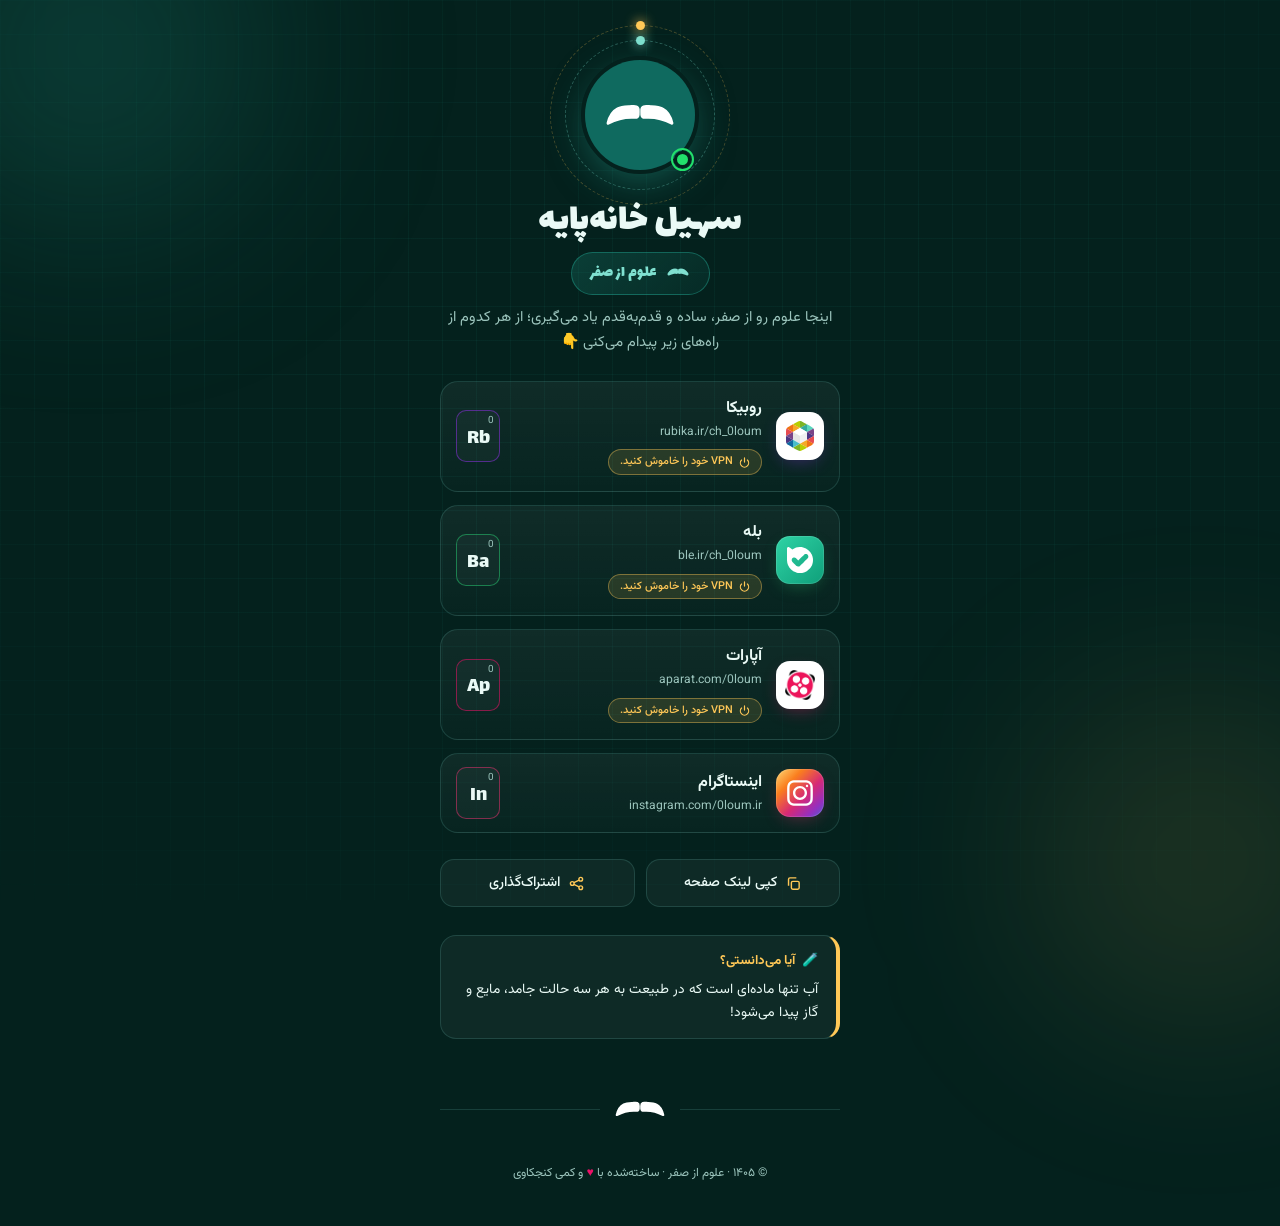
<file: index.html>
<!doctype html>
<html lang="fa" dir="rtl">
  <head>
    <meta charset="UTF-8" />
    <meta name="viewport" content="width=device-width, initial-scale=1" />
    <title>سهیل خانه‌پایه | علوم از صفر</title>
    <meta
      name="description"
      content="راه‌های ارتباطی من: روبیکا، بله، آپارات و اینستاگرام | آموزش علوم از صفر"
    />
    <meta property="og:title" content="سهیل خانه‌پایه | علوم از صفر" />
    <meta
      property="og:description"
      content="روبیکا · بله · آپارات · اینستاگرام | آموزش علوم از صفر 🧪"
    />
    <meta name="theme-color" content="#04211d" />
    <meta property="og:type" content="profile" />
    <meta property="og:url" content="https://0loum.ir" />
    <meta
      property="og:image"
      content="https://0loum.ir/assets/images/icons/favicon.svg"
    />
    <meta name="twitter:card" content="summary_large_image" />
    <meta name="twitter:title" content="سهیل خانه‌پایه | علوم از صفر" />
    <meta
      name="twitter:description"
      content="راه‌های ارتباطی من: روبیکا، بله، آپارات و اینستاگرام | آموزش علوم از صفر"
    />
    <meta name="author" content="خان‌پایه" />
    <meta name="robots" content="index,follow" />
    <link rel="canonical" href="https://0loum.ir" />
    <meta name="apple-mobile-web-app-capable" content="yes" />
    <meta
      name="apple-mobile-web-app-status-bar-style"
      content="black-translucent"
    />
    <meta name="mobile-web-app-capable" content="yes" />
    <link rel="manifest" href="site.webmanifest" />
    <link
      rel="icon"
      type="image/png"
      href="assets/images/icons/favicon-96x96.png"
      sizes="96x96"
    />
    <link
      rel="icon"
      type="image/svg+xml"
      href="assets/images/icons/favicon.svg"
    />
    <link rel="shortcut icon" href="assets/images/icons/favicon.ico" />
    <link
      rel="apple-touch-icon"
      sizes="180x180"
      href="assets/images/icons/apple-touch-icon.png"
    />

    <link rel="stylesheet" href="assets/CSS/reset.css" />
    <link rel="stylesheet" href="assets/CSS/style.css" />
    <link rel="preconnect" href="https://fonts.googleapis.com" />
    <link rel="preconnect" href="https://fonts.gstatic.com" crossorigin />
    <link
      href="https://fonts.googleapis.com/css2?family=Lalezar&family=Vazirmatn:wght@300;400;500;700&display=swap"
      rel="stylesheet"
    />

    <style>
      :root {
        --bg: #04211d;
        --surface: rgba(255, 255, 255, 0.045);
        --ink: #eafaf6;
        --muted: #9cc5bd;
        --teal: #23a693;
        --mint: #7fe0d0;
        --amber: #ffc857;
        --line: rgba(127, 224, 208, 0.16);
      }
      * {
        margin: 0;
        padding: 0;
        box-sizing: border-box;
      }

      img,
      svg {
        display: block;
        max-width: 100%;
      }

      body {
        font-family: "Vazirmatn", sans-serif;
        background: var(--bg);
        color: var(--ink);
        min-height: 100dvh;
        overflow-x: hidden;
        line-height: 1.7;
      }

      /* ── پس‌زمینه: دفترچه آزمایشگاه (کاغذ شطرنجی) ── */
      body::before {
        content: "";
        position: fixed;
        inset: 0;
        z-index: -2;
        background-image:
          linear-gradient(rgba(35, 166, 147, 0.07) 1px, transparent 1px),
          linear-gradient(90deg, rgba(35, 166, 147, 0.07) 1px, transparent 1px);
        background-size: 34px 34px;
        mask-image: radial-gradient(
          ellipse 90% 80% at 50% 40%,
          #000 30%,
          transparent 100%
        );
      }
      .glow {
        position: fixed;
        border-radius: 50%;
        filter: blur(95px);
        z-index: -1;
        pointer-events: none;
      }
      .glow-a {
        width: 360px;
        height: 360px;
        top: -130px;
        left: -90px;
        background: rgba(35, 166, 147, 0.2);
        animation: floaty 12s ease-in-out infinite;
      }
      .glow-b {
        width: 340px;
        height: 340px;
        bottom: -130px;
        right: -90px;
        background: rgba(255, 200, 87, 0.1);
        animation: floaty 15s ease-in-out infinite reverse;
      }

      .wrap {
        max-width: 440px;
        margin: 0 auto;
        padding: 56px 20px 42px;
      }

      /* ── هدر: هستهٔ اتمی + لوگوی سبیل ── */
      header {
        text-align: center;
        margin-bottom: 24px;
      }
      .avatar {
        position: relative;
        width: 118px;
        height: 118px;
        margin: 0 auto 22px;
        animation: rise 0.7s both;
      }
      .orbit {
        position: absolute;
        inset: -16px;
        border: 1.5px dashed rgba(127, 224, 208, 0.3);
        border-radius: 50%;
        animation: spin 13s linear infinite;
      }
      .orbit::after {
        content: "";
        position: absolute;
        top: -5px;
        left: 50%;
        margin-left: -4.5px;
        width: 9px;
        height: 9px;
        border-radius: 50%;
        background: var(--mint);
        box-shadow: 0 0 12px var(--mint);
      }
      .orbit.o2 {
        inset: -31px;
        border-color: rgba(255, 200, 87, 0.25);
        animation-duration: 21s;
        animation-direction: reverse;
      }
      .orbit.o2::after {
        background: var(--amber);
        box-shadow: 0 0 12px var(--amber);
      }
      .pic {
        position: absolute;
        inset: 0;
        border-radius: 50%;
        overflow: hidden;
        border: 4px solid var(--bg);
        box-shadow: 0 12px 42px -8px rgba(35, 166, 147, 0.5);
        transition: transform 0.4s cubic-bezier(0.2, 0.9, 0.3, 1.4);
        display: grid;
        place-items: center;
        background: #062b26;
      }
      .avatar:hover .pic {
        transform: scale(1.06) rotate(-3deg);
      }
      .pic svg,
      .pic img {
        width: 100%;
        height: 100%;
        display: block;
        object-fit: cover;
        object-position: center;
      }
      .status {
        position: absolute;
        bottom: 6px;
        inset-inline-start: 8px;
        width: 17px;
        height: 17px;
        background: #22e06c;
        border: 3px solid var(--bg);
        border-radius: 50%;
        z-index: 2;
      }
      .status::after {
        content: "";
        position: absolute;
        inset: -6px;
        border-radius: 50%;
        border: 2px solid #22e06c;
        animation: pulse 2s ease-out infinite;
      }

      h1 {
        font-family: "Lalezar", cursive;
        font-weight: 400;
        font-size: clamp(2rem, 8vw, 2.5rem);
        line-height: 1.3;
        animation: rise 0.7s 0.1s both;
      }
      .brandpill {
        display: inline-flex;
        align-items: center;
        gap: 8px;
        margin-top: 4px;
        padding: 6px 18px;
        border-radius: 999px;
        background: linear-gradient(
          135deg,
          rgba(35, 166, 147, 0.22),
          rgba(35, 166, 147, 0.08)
        );
        border: 1px solid rgba(35, 166, 147, 0.45);
        color: var(--mint);
        font-family: "Lalezar";
        font-size: 1.05rem;
        animation: rise 0.7s 0.18s both;
      }
      .brandpill svg {
        width: 26px;
        height: 13px;
        flex: 0 0 auto;
      }
      .bio {
        color: var(--muted);
        font-size: 0.92rem;
        margin-top: 10px;
        animation: rise 0.7s 0.26s both;
      }

      /* ── لینک‌ها به سبک جدول تناوبی ── */
      nav {
        display: flex;
        flex-direction: column;
        gap: 13px;
        margin-top: 26px;
      }
      .link {
        display: flex;
        align-items: center;
        gap: 14px;
        text-decoration: none;
        color: var(--ink);
        padding: 13px 15px;
        border-radius: 18px;
        border: 1px solid var(--line);
        background: linear-gradient(
          180deg,
          rgba(255, 255, 255, 0.05),
          rgba(255, 255, 255, 0.015)
        );
        position: relative;
        overflow: hidden;
        transition:
          transform 0.35s cubic-bezier(0.2, 0.8, 0.3, 1.3),
          border-color 0.3s,
          box-shadow 0.35s;
        animation: rise 0.7s both;
        animation-delay: var(--d);
      }
      .link::after {
        content: "";
        position: absolute;
        inset: 0;
        pointer-events: none;
        background: linear-gradient(
          105deg,
          transparent 40%,
          rgba(255, 255, 255, 0.08) 50%,
          transparent 60%
        );
        transform: translateX(160%);
        transition: transform 0.1s;
      }
      .link:hover {
        transform: translateY(-4px);
        border-color: color-mix(in srgb, var(--brand) 60%, transparent);
        box-shadow: 0 16px 38px -14px var(--glow);
      }
      .link:hover::after {
        transform: translateX(-160%);
        transition: transform 0.8s ease;
      }
      .link:active {
        transform: translateY(-1px) scale(0.98);
      }
      .link:focus-visible {
        outline: 2px solid var(--amber);
        outline-offset: 3px;
      }

      .icon {
        flex: 0 0 48px;
        width: 48px;
        height: 48px;
        border-radius: 14px;
        display: grid;
        place-items: center;
        overflow: hidden;
        background: var(--iconbg);
        box-shadow:
          0 6px 18px -6px var(--glow),
          inset 0 0 0 1px rgba(255, 255, 255, 0.12);
        transition: transform 0.35s cubic-bezier(0.2, 0.9, 0.3, 1.6);
      }
      .link:hover .icon {
        transform: rotate(-8deg) scale(1.1);
      }
      .icon svg,
      .icon img {
        width: 30px;
        height: 30px;
        max-width: 30px;
        max-height: 30px;
        object-fit: contain;
        display: block;
      }

      .txts {
        flex: 1;
        min-width: 0;
      }
      .txts strong {
        display: block;
        font-size: 1rem;
        font-weight: 700;
      }
      .txts small {
        display: block;
        color: var(--muted);
        font-size: 0.76rem;
        margin-top: 1px;
        direction: ltr;
        text-align: right;
      }

      /* برچسب هشدار VPN */
      .vpn {
        display: inline-flex;
        align-items: center;
        gap: 6px;
        margin-top: 6px;
        padding: 3px 11px;
        border-radius: 999px;
        background: rgba(255, 200, 87, 0.12);
        border: 1px solid rgba(255, 200, 87, 0.4);
        color: var(--amber);
        font-size: 0.68rem;
        font-weight: 500;
        line-height: 1.6;
      }
      .vpn svg {
        width: 11px;
        height: 11px;
        flex: 0 0 auto;
        fill: none;
        stroke: currentColor;
        animation: vpnpulse 2.6s ease-in-out infinite;
      }

      /* کاشی عنصر شیمیایی: عدد اتمی = ۰ (علوم از صفر!) */
      .elem {
        flex: 0 0 44px;
        width: 44px;
        height: 52px;
        border-radius: 10px;
        position: relative;
        border: 1.5px solid color-mix(in srgb, var(--brand) 55%, transparent);
        background: rgba(255, 255, 255, 0.03);
        display: grid;
        place-items: center;
        transition: 0.35s;
      }
      .elem i {
        position: absolute;
        top: 2px;
        inset-inline-start: 5px;
        font-style: normal;
        font-size: 0.62rem;
        color: var(--muted);
      }
      .elem b {
        font-family: "Lalezar";
        font-size: 1.3rem;
        line-height: 1;
        color: var(--ink);
        direction: ltr;
        padding-top: 6px;
      }
      .link:hover .elem {
        background: var(--glow);
        border-color: var(--brand);
        transform: rotate(-5deg) scale(1.08);
      }
      .link:hover .elem b {
        color: var(--brand-light, #fff);
      }

      .l-rubika {
        --brand: #8b2fe0;
        --brand-light: #d9b8ff;
        --glow: rgba(139, 47, 224, 0.4);
        --iconbg: #fff;
      }
      .l-bale {
        --brand: #25c46e;
        --brand-light: #b8ffd9;
        --glow: rgba(37, 196, 110, 0.4);
        --iconbg: linear-gradient(135deg, #2fd3a5, #0f9f7a);
      }
      /* ✅ لوگوی بله سفید شود */
      .l-bale .icon img {
        filter: brightness(0) invert(1);
        width: 26px;
        height: 26px;
        max-width: 26px;
        max-height: 26px;
      }
      /* ✅ لوگوی اینستاگرام سفید شود */
      .l-insta .icon img {
        filter: brightness(0) invert(1);
        width: 28px;
        height: 28px;
        max-width: 28px;
        max-height: 28px;
      }
      .l-aparat {
        --brand: #ec1067;
        --brand-light: #ffc0d8;
        --glow: rgba(236, 16, 103, 0.4);
        --iconbg: #fff;
      }
      .l-insta {
        --brand: #e1306c;
        --brand-light: #ffd0e0;
        --glow: rgba(225, 48, 108, 0.4);
        --iconbg: linear-gradient(
          135deg,
          #feda75,
          #fa7e1e 28%,
          #d62976 58%,
          #962fbf 82%,
          #4f5bd5
        );
      }

      .ripple {
        position: absolute;
        border-radius: 50%;
        background: rgba(255, 255, 255, 0.22);
        transform: scale(0);
        animation: ripple 0.6s ease-out forwards;
        pointer-events: none;
      }

      .actions {
        display: flex;
        gap: 11px;
        margin-top: 26px;
        animation: rise 0.7s 0.8s both;
      }
      .btn {
        flex: 1;
        display: flex;
        align-items: center;
        justify-content: center;
        gap: 8px;
        padding: 12px;
        border-radius: 14px;
        border: 1px solid var(--line);
        background: var(--surface);
        color: var(--ink);
        font-family: inherit;
        font-size: 0.88rem;
        font-weight: 500;
        cursor: pointer;
        transition: 0.3s;
      }
      .btn:hover {
        border-color: var(--amber);
        background: rgba(255, 200, 87, 0.1);
        transform: translateY(-2px);
      }
      .btn:active {
        transform: scale(0.97);
      }
      .btn svg {
        width: 17px;
        height: 17px;
        flex: 0 0 auto;
        fill: none;
        stroke: var(--amber);
      }

      /* ── کارت «آیا می‌دانستی؟» — پایین صفحه ── */
      .fact {
        margin-top: 28px;
        padding: 14px 18px;
        border-radius: 16px;
        border: 1px solid var(--line);
        border-inline-start: 4px solid var(--amber);
        background: var(--surface);
        animation: rise 0.7s 0.9s both;
      }
      .fact b {
        display: flex;
        align-items: center;
        gap: 7px;
        color: var(--amber);
        font-size: 0.82rem;
        font-weight: 700;
        margin-bottom: 5px;
      }
      .fact b .flask {
        display: inline-block;
        animation: swirl 3.5s ease-in-out infinite;
      }
      .fact p {
        font-size: 0.86rem;
        color: var(--ink);
        min-height: 3.1em;
        transition:
          opacity 0.4s,
          transform 0.4s;
      }
      .fact p.swap {
        opacity: 0;
        transform: translateY(8px);
      }

      /* جداکننده سبیلی 😄 */
      .mo-divider {
        display: flex;
        align-items: center;
        gap: 0; /* حذف فاصله تا تصویر به خطوط بچسبد */
        margin: 30px 0 14px;
        animation: rise 0.7s 1s both;
      }
      .mo-divider::before,
      .mo-divider::after {
        content: "";
        flex: 1;
        height: 1px;
        background: var(--line);
      }
      /* ✅ بزرگتر و چسبیده به خطوط */
      .mo-divider svg,
      .mo-divider img {
        height: 80px; /* افزایش ارتفاع */
        width: auto; /* حفظ تناسب */
        max-width: 300px; /* جلوگیری از خیلی پهن شدن */
        flex: 0 0 auto;
        object-fit: contain;
        cursor: pointer;
        transition: transform 0.3s;
      }
      .mo-divider svg.wiggle,
      .mo-divider img.wiggle {
        animation: wiggle 0.7s ease;
      }
      footer {
        text-align: center;
        color: var(--muted);
        font-size: 0.75rem;
        animation: rise 0.7s 1.08s both;
      }
      footer .heart {
        color: #ec1067;
        display: inline-block;
        animation: beat 1.6s ease-in-out infinite;
      }

      .toast {
        position: fixed;
        bottom: 26px;
        inset-inline: 0;
        margin: 0 auto;
        width: max-content;
        background: #0d332e;
        border: 1px solid var(--mint);
        color: var(--mint);
        padding: 10px 22px;
        border-radius: 999px;
        font-size: 0.85rem;
        z-index: 9;
        transform: translateY(90px);
        opacity: 0;
        transition: 0.4s cubic-bezier(0.2, 0.9, 0.3, 1.4);
        box-shadow: 0 12px 30px rgba(0, 0, 0, 0.5);
      }
      .toast.show {
        transform: translateY(0);
        opacity: 1;
      }

      @keyframes spin {
        to {
          transform: rotate(360deg);
        }
      }
      @keyframes rise {
        from {
          opacity: 0;
          transform: translateY(22px);
        }
        to {
          opacity: 1;
          transform: none;
        }
      }
      @keyframes pulse {
        0% {
          transform: scale(0.5);
          opacity: 1;
        }
        100% {
          transform: scale(1.6);
          opacity: 0;
        }
      }
      @keyframes floaty {
        50% {
          transform: translate(24px, 20px) scale(1.08);
        }
      }
      @keyframes ripple {
        to {
          transform: scale(3.5);
          opacity: 0;
        }
      }
      @keyframes beat {
        0%,
        100% {
          transform: scale(1);
        }
        30% {
          transform: scale(1.25);
        }
      }
      @keyframes swirl {
        0%,
        100% {
          transform: rotate(-8deg);
        }
        50% {
          transform: rotate(10deg);
        }
      }
      @keyframes wiggle {
        0%,
        100% {
          transform: rotate(0);
        }
        25% {
          transform: rotate(-9deg) scale(1.1);
        }
        60% {
          transform: rotate(8deg);
        }
      }
      @keyframes vpnpulse {
        0%,
        100% {
          opacity: 1;
        }
        50% {
          opacity: 0.35;
        }
      }
      @media (prefers-reduced-motion: reduce) {
        *,
        *::before,
        *::after {
          animation: none !important;
          transition: none !important;
        }
      }
    </style>
  </head>
  <body>
    <div class="glow glow-a"></div>
    <div class="glow glow-b"></div>

    <main class="wrap">
      <header>
        <div class="avatar">
          <div class="orbit"></div>
          <div class="orbit o2"></div>
          <div class="pic">
            <!-- ✏️ برای لوگوی اصلی: این <img> را عوض کن یا بنویس <img src="logo.png" alt="لوگوی علوم از صفر"> -->
            <img
              src="assets/images/icons/favicon.svg"
              alt="لوگوی علوم از صفر"
              width="118"
              height="118"
            />
          </div>
          <span class="status" title="آنلاین"></span>
        </div>

        <h1>سهیل خانه‌پایه</h1>
        <div class="brandpill">
          <svg viewBox="0 0 64 30" aria-hidden="true">
            <path
              fill="currentColor"
              d="M31 4c-7-3-17-1-24 10-2 4 0 7 3 6 8-4 15-5 19-4 3 0 4-3 3-7z"
            />
            <path
              fill="currentColor"
              d="M33 4c7-3 17-1 24 10 2 4 0 7-3 6-8-4-15-5-19-4-3 0-4-3-3-7z"
            />
          </svg>
          علوم از صفر
        </div>
        <p class="bio">
          اینجا علوم رو از صفر، ساده و قدم‌به‌قدم یاد می‌گیری؛ از هر کدوم از
          راه‌های زیر پیدام می‌کنی 👇
        </p>
      </header>

      <nav aria-label="راه‌های ارتباطی">
        <a
          class="link l-rubika"
          style="--d: 0.4s"
          href="https://rubika.ir/ch_0loum"
          target="_blank"
          rel="noopener"
          aria-label="کانال من در روبیکا"
        >
          <span class="icon">
            <img
              src="assets/images/icons/rubika-svg/logo-icon.svg"
              alt="روبیکا"
              width="30"
              height="30"
            />
          </span>
          <span class="txts">
            <strong>روبیکا</strong><small>rubika.ir/ch_0loum</small>
            <span class="vpn"
              ><svg
                viewBox="0 0 24 24"
                fill="none"
                stroke-width="2.6"
                stroke-linecap="round"
              >
                <path d="M12 2v9" />
                <path d="M18.4 6.6a9 9 0 1 1-12.8 0" /></svg
              >VPN خود را خاموش کنید.</span
            >
          </span>
          <span class="elem" title="علوم از صفر"><i>0</i><b>Rb</b></span>
        </a>

        <a
          class="link l-bale"
          style="--d: 0.48s"
          href="https://ble.ir/ch_0loum"
          target="_blank"
          rel="noopener"
          aria-label="کانال من در بله"
        >
          <span class="icon">
            <img
              src="assets/images/icons/bale-svgrepo-com.svg"
              alt="بله"
              width="30"
              height="30"
            />
          </span>
          <span class="txts">
            <strong>بله</strong><small>ble.ir/ch_0loum</small>
            <span class="vpn"
              ><svg
                viewBox="0 0 24 24"
                fill="none"
                stroke-width="2.6"
                stroke-linecap="round"
              >
                <path d="M12 2v9" />
                <path d="M18.4 6.6a9 9 0 1 1-12.8 0" /></svg
              >VPN خود را خاموش کنید.</span
            >
          </span>
          <span class="elem" title="علوم از صفر"><i>0</i><b>Ba</b></span>
        </a>

        <a
          class="link l-aparat"
          style="--d: 0.56s"
          href="https://www.aparat.com/0loum"
          target="_blank"
          rel="noopener"
          aria-label="کانال من در آپارات"
        >
          <span class="icon">
            <img
              src="assets/images/icons/GraFa.ir {205-vector}/205-GraFa-4.png"
              alt="آپارات"
              width="30"
              height="30"
            />
          </span>
          <span class="txts">
            <strong>آپارات</strong><small>aparat.com/0loum</small>
            <span class="vpn"
              ><svg
                viewBox="0 0 24 24"
                fill="none"
                stroke-width="2.6"
                stroke-linecap="round"
              >
                <path d="M12 2v9" />
                <path d="M18.4 6.6a9 9 0 1 1-12.8 0" /></svg
              >VPN خود را خاموش کنید.</span
            >
          </span>
          <span class="elem" title="علوم از صفر"><i>0</i><b>Ap</b></span>
        </a>

        <a
          class="link l-insta"
          style="--d: 0.64s"
          href="https://instagram.com/0loum.ir"
          target="_blank"
          rel="noopener"
          aria-label="پیج من در اینستاگرام"
        >
          <span class="icon">
            <img
              src="assets/images/icons/instagram-svgrepo-com.svg"
              alt="اینستاگرام"
              width="30"
              height="30"
            />
          </span>
          <span class="txts"
            ><strong>اینستاگرام</strong
            ><small>instagram.com/0loum.ir</small></span
          >
          <span class="elem" title="علوم از صفر"><i>0</i><b>In</b></span>
        </a>
      </nav>

      <div class="actions">
        <button class="btn" id="copyBtn">
          <svg viewBox="0 0 24 24" fill="none" stroke-width="2">
            <rect x="9" y="9" width="11" height="11" rx="2" />
            <path d="M5 15V6a2 2 0 0 1 2-2h9" /></svg
          >کپی لینک صفحه
        </button>
        <button class="btn" id="shareBtn">
          <svg viewBox="0 0 24 24" fill="none" stroke-width="2">
            <circle cx="6" cy="12" r="2.6" />
            <circle cx="18" cy="6" r="2.6" />
            <circle cx="18" cy="18" r="2.6" />
            <path d="m8.3 10.8 7.4-3.6M8.3 13.2l7.4 3.6" /></svg
          >اشتراک‌گذاری
        </button>
      </div>

      <!-- ── باکس دانستنی‌ها — پایین صفحه ── -->
      <div class="fact">
        <b><span class="flask">🧪</span> آیا می‌دانستی؟</b>
        <p id="fact">
          آب تنها ماده‌ای است که در طبیعت به هر سه حالت جامد، مایع و گاز پیدا
          می‌شود!
        </p>
      </div>

      <div class="mo-divider">
        <img
          id="mo"
          src="assets/images/icons/solo.svg"
          alt="لوگوی علوم از صفر"
        />
      </div>
      <footer>
        © <span id="year">۱۴۰۵</span> · علوم از صفر · ساخته‌شده با
        <span class="heart">♥</span> و کمی کنجکاوی
      </footer>
    </main>

    <div class="toast" id="toast" role="status">لینک کپی شد ✨</div>

    <script>
      const $ = (q) => document.querySelector(q);
      $("#year").textContent = new Intl.DateTimeFormat("fa-IR", {
        year: "numeric",
      }).format(new Date());

      /* ── ۶۰ دانستنی علمی چرخشی ── */
      const facts = [
        "آب تنها ماده‌ای است که در طبیعت به هر سه حالت جامد، مایع و گاز پیدا می‌شود!",
        "نور خورشید حدود ۸ دقیقه و ۲۰ ثانیه در راه است تا به چشم‌های تو برسد!",
        "اختاپوس سه قلب دارد و خونش آبی است!",
        "الماس و مغزِ مداد، هر دو از یک عنصر ساخته شده‌اند: کربن!",
        "بدن تو از حدود ۳۷ تریلیون سلول ساخته شده است!",
        "طلای انگشترت احتمالاً از برخورد دو ستاره نوترونی به جا مانده است!",
        "هنگام عطسه، هوا با سرعتی نزدیک به ۱۶۰ کیلومتر بر ساعت خارج می‌شود!",
        "عسل تنها خوراکی‌ای است که هرگز فاسد نمی‌شود؛ عسل ۳۰۰۰ ساله در هرم‌های مصر پیدا شده!",
        "سرعت نور حدود ۳۰۰ هزار کیلومتر بر ثانیه است؛ هیچ‌چیز سریع‌تر نیست!",
        "معده هر دو هفته یک لایه مخاط تازه می‌سازد تا خودش را هضم نکند!",
        "کهکشان راه شیری و آندرومدا حدود ۴ میلیارد سال دیگر با هم برخورد می‌کنند!",
        "موز به‌خاطر پتاسیم-۴۰ کمی پرتوزاست؛ البته کاملاً بی‌خطر!",
        "بینی انسان می‌تواند بیش از ۱ تریلیون بوی متفاوت را تشخیص دهد!",
        "در آسمان‌ها ستاره بیشتر از تمام دانه‌های شن ساحل‌های زمین وجود دارد!",
        "زبان نهنگ آبی به‌اندازه یک فیل سنگین است!",
        "صاعقه حدود ۵ برابر داغ‌تر از سطح خورشید است!",
        "حدود ۷۰٪ سطح زمین آب است، اما فقط نزدیک ۱٪ آن آشامیدنی است!",
        "صدای رعد، حاصل انبساط ناگهانی هوا بر اثر گرمای صاعقه است!",
        "اگر DNA یک سلول را باز کنی، حدود ۲ متر می‌شود!",
        "زهره تنها سیاره‌ای است که خلاف جهت بقیه سیاره‌ها می‌چرخد!",
        "اثر انگشت کوالا آن‌قدر به انسان شبیه است که حتی زیر میکروسکوپ اشتباه می‌شود!",
        "بلندترین کوه منظومه شمسی در مریخ است: المپوس، حدود ۳ برابر اورست!",
        "مغز انسان در بیداری حدود ۲۰ وات توان تولید می‌کند؛ به‌اندازه یک لامپ کوچک!",
        "زحل از آب سبک‌تر است؛ اگر اقیانوسی به اندازه کافی بزرگ بود، روی آن شناور می‌ماند!",
        "قلب میگو در سرش قرار دارد!",
        "حدود ۲۵٪ استخوان‌های بدن انسان در پاهاست!",
        "دیوار بزرگ چین با چشم غیرمسلح از فضا دیده نمی‌شود؛ یک باور غلط معروف!",
        "بوی خاک باران‌خورده اسم دارد: پتریکور!",
        "سریع‌ترین جانور دنیا شاهین بحری است؛ در شیرجه بیش از ۳۰۰ کیلومتر بر ساعت!",
        "چشم انسان می‌تواند حدود ۱۰ میلیون رنگ متفاوت را تشخیص دهد!",
        "داغ‌ترین سیاره منظومه شمسی زهره است، نه تیر که به خورشید نزدیک‌تر است!",
        "حدود ۹۹.۸٪ جرم کل منظومه شمسی فقط خورشید است!",
        "خون خرچنگ نعل‌اسبی آبی و برای پزشکی بسیار ارزشمند است!",
        "اگر یک کاغذ را ۴۲ بار تا بزنی، ضخامتش به ماه می‌رسد!",
        "بدن انسان حدود ۶۰۰ عضله دارد و لبخند عضله کمتری از اخم مصرف می‌کند!",
        "بزرگ‌ترین گل جهان رافلسیا است؛ قطرش به ۱ متر می‌رسد!",
        "ماه هر سال حدود ۳.۸ سانتی‌متر از زمین دور می‌شود!",
        "اسید معده آن‌قدر قوی است که در آزمایشگاه تیغ ریش‌تراشی را حل می‌کند!",
        "زبان آفتاب‌پرست می‌تواند دو برابر طول بدنش باشد!",
        "دریاچه ووستوک در قطب جنوب حدود ۱۵ میلیون سال زیر یخ پنهان مانده!",
        "گوش و بینی انسان تا پایان عمر به رشد ادامه می‌دهند!",
        "نور ستاره‌هایی که امشب می‌بینی شاید هزاران سال پیش حرکت کرده باشد؛ تو داری گذشته را می‌بینی!",
        "استخوان جمجمه از بتنِ هم‌ضخامت خودش محکم‌تر است!",
        "زنبورهای عسل می‌توانند چهره انسان را تشخیص دهند!",
        "سیاره مشتری بیش از ۹۰ قمر دارد!",
        "بدن تو هر ثانیه حدود ۲۵ میلیون سلول تازه می‌سازد!",
        "بلندترین صدای ثبت‌شده تاریخ، فوران آتشفشان کراکاتو در ۱۸۸۳ بود!",
        "گوجه‌فرنگی روزگاری در اروپا سمی شناخته می‌شد!",
        "ناخن انسان حدود ۳.۵ میلی‌متر در ماه رشد می‌کند!",
        "در سیاره HD 189733b باران شیشه افقی می‌بارد!",
        "قلب انسان در یک شبانه‌روز حدود ۱۰۰ هزار بار می‌تپد!",
        "سنجاقک ۹۵٪ شکارهای هوایی‌اش را با موفقیت می‌گیرد!",
        "یخ حدود ۹٪ از آب سبک‌تر است؛ برای همین روی آب شناور می‌ماند!",
        "تو در هر روز حدود ۲۰ هزار نفس می‌کشی!",
        "تنبل می‌تواند تا ۴۰ دقیقه نفسش را نگه دارد؛ بیشتر از دلفین!",
        "اورانوس روی پهلویش می‌چرخد؛ انگار قلقلی می‌رود!",
        "کبد انسان حتی اگر فقط ۲۵٪ش بماند، دوباره خودش را بازسازی می‌کند!",
        "یک قاشق چای‌خوری از ماده ستاره نوترونی حدود ۴ میلیارد تن وزن دارد!",
        "صدا در خلأ منتشر نمی‌شود؛ فضا کاملاً ساکت است!",
        "تو از غبار ستاره‌ها ساخته شده‌ای؛ عنصرهای بدنت در دل ستاره‌ها پخته شده‌اند!",
      ];
      let fi = 0;
      const factEl = $("#fact");
      setInterval(() => {
        factEl.classList.add("swap");
        setTimeout(() => {
          fi = (fi + 1) % facts.length;
          factEl.textContent = facts[fi];
          factEl.classList.remove("swap");
        }, 420);
      }, 6000);

      /* توست + کپی + اشتراک‌گذاری */
      const toast = (msg) => {
        const t = $("#toast");
        t.textContent = msg;
        t.classList.add("show");
        clearTimeout(t._h);
        t._h = setTimeout(() => t.classList.remove("show"), 2200);
      };
      const copyLink = async () => {
        try {
          await navigator.clipboard.writeText(location.href);
        } catch {
          const ta = document.createElement("textarea");
          ta.value = location.href;
          document.body.appendChild(ta);
          ta.select();
          document.execCommand("copy");
          ta.remove();
        }
        toast("لینک کپی شد ✨");
      };
      $("#copyBtn").addEventListener("click", copyLink);
      $("#shareBtn").addEventListener("click", async () => {
        if (navigator.share) {
          try {
            await navigator.share({
              title: document.title,
              url: location.href,
            });
          } catch {}
        } else copyLink();
      });

      /* موج لمس روی کارت‌ها */
      document.querySelectorAll(".link").forEach((el) =>
        el.addEventListener("pointerdown", (e) => {
          const r = el.getBoundingClientRect(),
            s = Math.max(r.width, r.height);
          const rip = document.createElement("span");
          rip.className = "ripple";
          rip.style.cssText = `width:${s}px;height:${s}px;left:${e.clientX - r.left - s / 2}px;top:${e.clientY - r.top - s / 2}px`;
          el.appendChild(rip);
          setTimeout(() => rip.remove(), 650);
        }),
      );

      /* ایستراگ سبیل 😄 */
      const mo = $("#mo");
      if (mo) {
        mo.addEventListener("click", (e) => {
          e.currentTarget.classList.remove("wiggle");
          void e.currentTarget.offsetWidth;
          e.currentTarget.classList.add("wiggle");
        });
      }
    </script>
  </body>
</html>
</file>
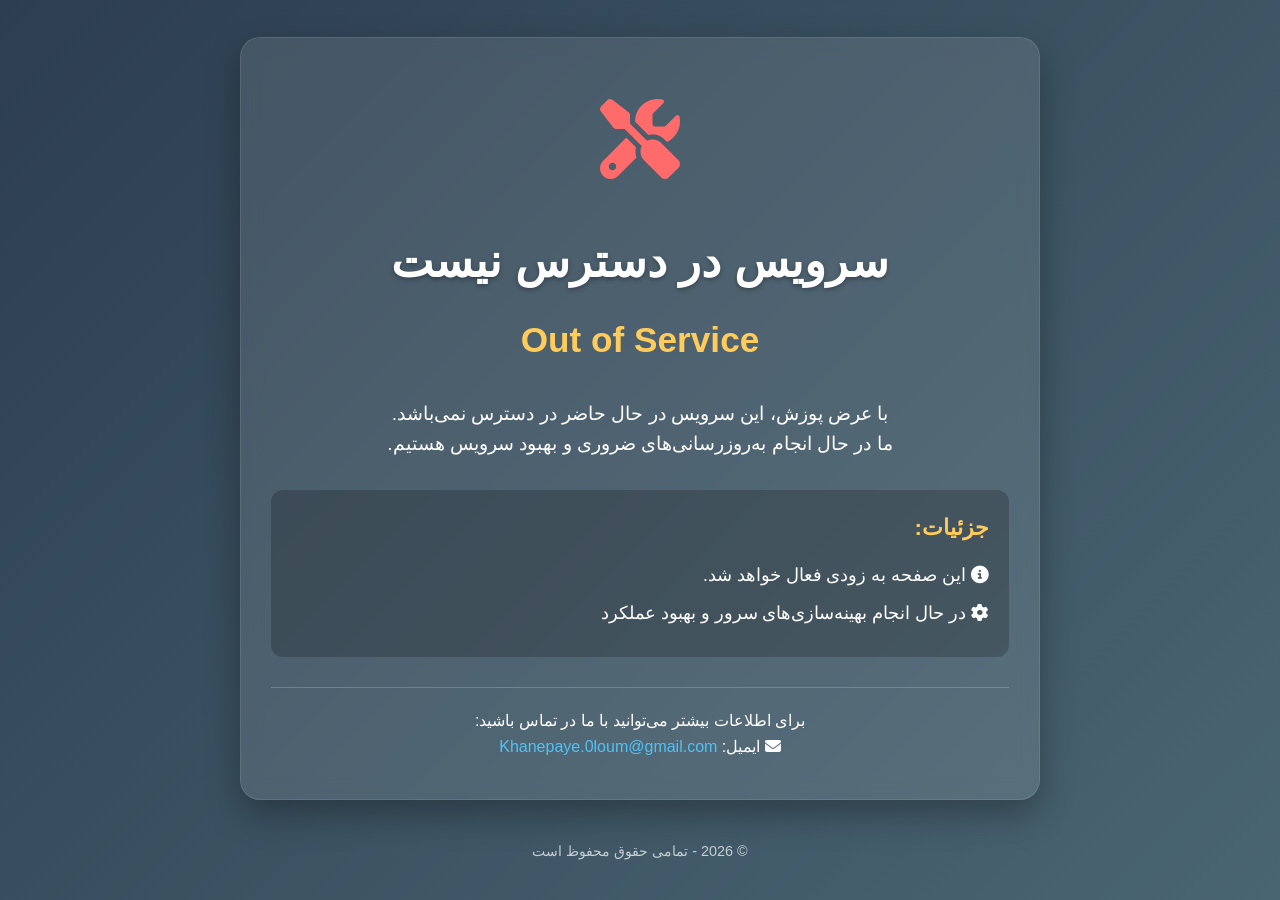
<file: landing/index.html>
<!doctype html>
<html lang="fa" dir="rtl">
  <head>
    <meta charset="UTF-8" />
    <meta name="viewport" content="width=device-width, initial-scale=1.0" />
    <title>سرویس در دسترس نیست</title>
    <link
      rel="stylesheet"
      href="https://cdnjs.cloudflare.com/ajax/libs/font-awesome/6.4.0/css/all.min.css"
    />
    <style>
      * {
        margin: 0;
        padding: 0;
        box-sizing: border-box;
        font-family: "Segoe UI", Tahoma, Geneva, Verdana, sans-serif;
      }

      body {
        background: linear-gradient(135deg, #2c3e50, #4a6572);
        color: #fff;
        min-height: 100vh;
        display: flex;
        flex-direction: column;
        justify-content: center;
        align-items: center;
        text-align: center;
        padding: 20px;
        line-height: 1.6;
      }

      .container {
        max-width: 800px;
        width: 100%;
        background-color: rgba(255, 255, 255, 0.1);
        backdrop-filter: blur(10px);
        border-radius: 20px;
        padding: 40px 30px;
        box-shadow: 0 15px 35px rgba(0, 0, 0, 0.3);
        border: 1px solid rgba(255, 255, 255, 0.1);
      }

      .header {
        margin-bottom: 30px;
      }

      .icon {
        font-size: 80px;
        color: #ff6b6b;
        margin-bottom: 20px;
        animation: pulse 2s infinite;
      }

      @keyframes pulse {
        0% {
          transform: scale(1);
        }

        50% {
          transform: scale(1.1);
        }

        100% {
          transform: scale(1);
        }
      }

      h1 {
        font-size: 2.8rem;
        margin-bottom: 15px;
        color: #fff;
        text-shadow: 0 2px 5px rgba(0, 0, 0, 0.3);
      }

      .english-title {
        font-size: 2.2rem;
        color: #ffcc5c;
        margin-bottom: 25px;
        font-weight: 700;
      }

      .message {
        font-size: 1.2rem;
        margin-bottom: 30px;
        padding: 0 10px;
      }

      .details {
        background-color: rgba(0, 0, 0, 0.2);
        border-radius: 12px;
        padding: 20px;
        margin: 25px 0;
        text-align: right;
      }

      .details h3 {
        color: #ffcc5c;
        margin-bottom: 15px;
        font-size: 1.4rem;
      }

      .details p {
        margin-bottom: 10px;
        font-size: 1.1rem;
      }

      .countdown {
        margin: 30px 0;
        padding: 20px;
        background-color: rgba(255, 255, 255, 0.1);
        border-radius: 12px;
      }

      .countdown h3 {
        margin-bottom: 15px;
        color: #a5d6a7;
      }

      #timer {
        font-size: 2.5rem;
        font-weight: bold;
        color: #a5d6a7;
        direction: ltr;
      }

      .contact {
        margin-top: 30px;
        padding-top: 20px;
        border-top: 1px solid rgba(255, 255, 255, 0.2);
      }

      .contact a {
        color: #4fc3f7;
        text-decoration: none;
        transition: color 0.3s;
      }

      .contact a:hover {
        color: #29b6f6;
        text-decoration: underline;
      }

      .footer {
        margin-top: 40px;
        font-size: 0.9rem;
        color: rgba(255, 255, 255, 0.7);
      }

      /* حالت موبایل */
      @media (max-width: 768px) {
        h1 {
          font-size: 2rem;
        }

        .english-title {
          font-size: 1.8rem;
        }

        .icon {
          font-size: 60px;
        }

        #timer {
          font-size: 2rem;
        }

        .container {
          padding: 30px 20px;
        }
      }

      @media (max-width: 480px) {
        h1 {
          font-size: 1.7rem;
        }

        .english-title {
          font-size: 1.5rem;
        }

        .message {
          font-size: 1rem;
        }

        .container {
          padding: 25px 15px;
        }
      }
    </style>
  </head>

  <body>
    <div class="container">
      <div class="header">
        <div class="icon">
          <i class="fas fa-tools"></i>
        </div>
        <h1>سرویس در دسترس نیست</h1>
        <div class="english-title">Out of Service</div>
      </div>

      <div class="message">
        <p>با عرض پوزش، این سرویس در حال حاضر در دسترس نمی‌باشد.</p>
        <p>ما در حال انجام به‌روزرسانی‌های ضروری و بهبود سرویس هستیم.</p>
      </div>

      <div class="details">
        <h3>جزئیات:</h3>
        <p>
          <i class="fas fa-info-circle"></i> این صفحه به زودی فعال خواهد شد.
        </p>
        <p>
          <i class="fas fa-cog"></i> در حال انجام بهینه‌سازی‌های سرور و بهبود
          عملکرد
        </p>
      </div>

      <div class="contact">
        <p>برای اطلاعات بیشتر می‌توانید با ما در تماس باشید:</p>
        <p>
          <i class="fas fa-envelope"></i> ایمیل:
          <a href="mailto:Khanepaye.0loum@gmail.com"
            >Khanepaye.0loum@gmail.com</a
          >
        </p>
      </div>
    </div>

    <div class="footer">
      <p>© 2026 - تمامی حقوق محفوظ است</p>
    </div>
  </body>
</html>
</file>
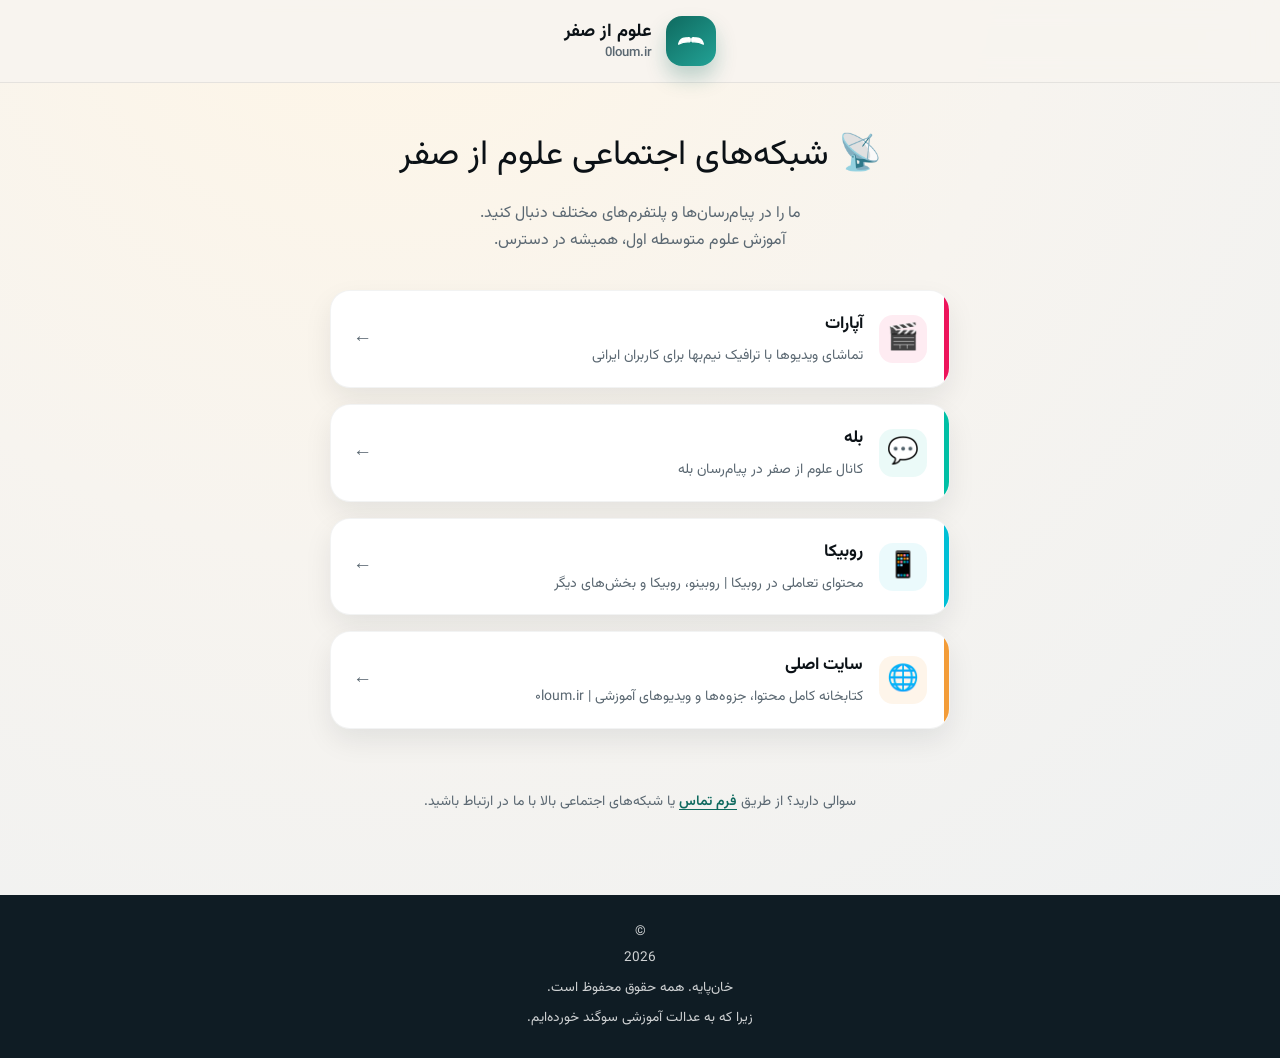
<file: links/index.html>
<!doctype html>
<html lang="fa" dir="rtl">
  <head>
    <meta charset="utf-8" />
    <meta name="viewport" content="width=device-width,initial-scale=1" />
    <title>شبکه‌های اجتماعی | علوم از صفر</title>
    <meta
      name="description"
      content="تمام راه‌های ارتباطی و شبکه‌های اجتماعی علوم از صفر در یک صفحه؛ ما را در پیام‌رسان‌ها و پلتفرم‌های مختلف دنبال کنید."
    />
    <meta name="author" content="خان‌پایه" />
    <meta name="robots" content="index,follow" />
    <meta name="theme-color" content="#0f6a5f" />
    <link rel="canonical" href="https://links.0loum.ir" />
    <link
      rel="icon"
      type="image/png"
      href="../assets/images/icons/favicon-96x96.png"
      sizes="96x96"
    />
    <link
      rel="icon"
      type="image/svg+xml"
      href="../assets/images/icons/favicon.svg"
    />
    <link rel="shortcut icon" href="../assets/images/icons/favicon.ico" />
    <link
      rel="apple-touch-icon"
      sizes="180x180"
      href="../assets/images/icons/apple-touch-icon.png"
    />
    <meta name="apple-mobile-web-app-capable" content="yes" />
    <meta
      name="apple-mobile-web-app-status-bar-style"
      content="black-translucent"
    />
    <meta name="mobile-web-app-capable" content="yes" />
    <link rel="manifest" href="../site.webmanifest" />

    <!-- فونت‌های وزیرمتن (همان فونت‌های سایت اصلی) -->
    <link
      rel="stylesheet"
      href="../assets/fonts/Vazirmatn/Round-Dots/misc/UI-Farsi-Digits/Vazirmatn-RD-UI-FD-font-face.css"
    />
    <link
      rel="stylesheet"
      href="../assets/fonts/Vazirmatn/Round-Dots/misc/UI/Vazirmatn-RD-UI-font-face.css"
    />

    <link rel="stylesheet" href="../assets/CSS/reset.css" />

    <!-- استایل اصلی سایت (برای توکن‌های طراحی و استایل‌های پایه) -->
    <link rel="stylesheet" href="../assets/CSS/style.css" />

    <!-- استایل‌های اختصاصی صفحه لینک -->
    <style>
      :root {
        --links-max-width: 620px;
        --card-gap: 16px;
      }

      /* بازنویسی بک‌گراند برای تطابق با سایت اصلی */
      body {
        background: radial-gradient(
          circle at 30% -10%,
          #fff6e6 0%,
          #f7f4ef 45%,
          #edf0f2 100%
        );
        display: flex;
        flex-direction: column;
        min-height: 100vh;
      }

      /* هدر ساده‌شده */
      .links-header {
        position: sticky;
        top: 0;
        z-index: 200;
        background: rgba(247, 244, 239, 0.88);
        backdrop-filter: blur(12px);
        -webkit-backdrop-filter: blur(12px);
        border-bottom: 1px solid rgba(15, 28, 36, 0.08);
        padding: 16px 0;
      }

      .links-header-inner {
        width: min(100% - 40px, var(--links-max-width));
        margin: 0 auto;
        display: flex;
        align-items: center;
        justify-content: center;
        gap: 16px;
      }

      .links-brand {
        display: flex;
        align-items: center;
        gap: 14px;
        text-decoration: none;
        color: inherit;
      }

      .links-brand-mark {
        width: 50px;
        height: 50px;
        border-radius: 16px;
        background: linear-gradient(140deg, var(--primary), #22a296);
        color: #fff;
        display: grid;
        place-items: center;
        box-shadow: 0 12px 20px rgba(15, 106, 95, 0.25);
        flex-shrink: 0;
      }

      .links-brand-mark svg {
        width: 30px;
        height: 30px;
      }

      .links-brand-title {
        display: flex;
        flex-direction: column;
        font-weight: 700;
        font-size: 1.1rem;
        line-height: 1.4;
      }

      .links-brand-title span {
        font-family: Vazirmatn RD UI;
        font-size: 0.82rem;
        color: var(--muted);
        font-weight: 500;
      }

      /* محتوای اصلی */
      .links-main {
        flex: 1;
        padding: 40px 0 60px;
      }

      .links-container {
        width: min(100% - 40px, var(--links-max-width));
        margin: 0 auto;
      }

      .links-intro {
        text-align: center;
        margin-bottom: 36px;
      }

      .links-intro h1 {
        font-size: clamp(1.6rem, 3vw, 2.2rem);
        margin-bottom: 10px;
        color: var(--ink);
      }

      .links-intro p {
        color: var(--muted);
        font-size: 1rem;
        line-height: 1.7;
      }

      /* کارت‌های لینک */
      .links-list {
        display: flex;
        flex-direction: column;
        gap: var(--card-gap);
      }

      .link-card {
        display: flex;
        align-items: center;
        gap: 16px;
        background: var(--surface);
        border-radius: var(--radius-lg);
        padding: 18px 22px;
        box-shadow: 0 12px 28px rgba(13, 25, 33, 0.08);
        border: 1px solid rgba(15, 28, 36, 0.05);
        text-decoration: none;
        color: var(--ink);
        transition:
          transform 250ms cubic-bezier(0.34, 1.56, 0.64, 1),
          box-shadow 250ms ease,
          border-color 250ms ease;
        position: relative;
        overflow: hidden;
      }

      .link-card::before {
        content: "";
        position: absolute;
        top: 0;
        right: 0;
        width: 5px;
        height: 100%;
        border-radius: 0 20px 20px 0;
        transition: width 250ms ease;
      }

      .link-card:hover {
        transform: translateY(-4px);
        box-shadow: 0 20px 45px rgba(13, 25, 33, 0.16);
        border-color: rgba(15, 106, 95, 0.15);
      }

      .link-card:hover::before {
        width: 8px;
      }

      .link-card:active {
        transform: translateY(-2px) scale(0.99);
      }

      /* رنگ‌بندی متنوع برای نوار کناری کارت‌ها */
      .link-card.card-telegram::before {
        background: #0088cc;
      }

      .link-card.card-instagram::before {
        background: linear-gradient(135deg, #833ab4, #fd1d1d, #fcb045);
      }

      .link-card.card-youtube::before {
        background: #ff0000;
      }

      .link-card.card-aparat::before {
        background: #ed145b;
      }

      .link-card.card-eitaa::before {
        background: #ff8c00;
      }

      .link-card.card-bale::before {
        background: #00bfa5;
      }

      .link-card.card-rubika::before {
        background: #00bfd6;
      }

      .link-card.card-whatsapp::before {
        background: #25d366;
      }

      .link-card.card-email::before {
        background: var(--primary);
      }

      .link-card.card-website::before {
        background: var(--accent);
      }

      .link-card.card-default::before {
        background: var(--primary);
      }

      /* آیکون داخل کارت */
      .link-card-icon {
        width: 48px;
        height: 48px;
        border-radius: 14px;
        display: grid;
        place-items: center;
        font-size: 1.6rem;
        flex-shrink: 0;
        background: rgba(15, 106, 95, 0.08);
      }

      .link-card.card-telegram .link-card-icon {
        background: rgba(0, 136, 204, 0.1);
      }

      .link-card.card-instagram .link-card-icon {
        background: rgba(131, 58, 180, 0.08);
      }

      .link-card.card-youtube .link-card-icon {
        background: rgba(255, 0, 0, 0.08);
      }

      .link-card.card-aparat .link-card-icon {
        background: rgba(237, 20, 91, 0.08);
      }

      .link-card.card-eitaa .link-card-icon {
        background: rgba(255, 140, 0, 0.08);
      }

      .link-card.card-bale .link-card-icon {
        background: rgba(0, 191, 165, 0.08);
      }

      .link-card.card-rubika .link-card-icon {
        background: rgba(0, 191, 214, 0.08);
      }

      .link-card.card-whatsapp .link-card-icon {
        background: rgba(37, 211, 102, 0.08);
      }

      .link-card.card-email .link-card-icon {
        background: rgba(15, 106, 95, 0.1);
      }

      .link-card.card-website .link-card-icon {
        background: rgba(243, 156, 56, 0.1);
      }

      /* متن داخل کارت */
      .link-card-body {
        flex: 1;
        min-width: 0;
      }

      .link-card-title {
        font-weight: 700;
        font-size: 1.05rem;
        margin-bottom: 2px;
        color: var(--ink);
      }

      .link-card-desc {
        font-size: 0.85rem;
        color: var(--muted);
        white-space: nowrap;
        overflow: hidden;
        text-overflow: ellipsis;
      }

      /* فلش راهنما */
      .link-card-arrow {
        flex-shrink: 0;
        color: var(--muted);
        font-size: 1.2rem;
        transition: transform 250ms ease;
      }

      .link-card:hover .link-card-arrow {
        transform: translateX(6px);
        color: var(--primary);
      }

      /* بخش انتهایی */
      .links-footer-note {
        text-align: center;
        margin-top: 40px;
        padding: 20px;
        color: var(--muted);
        font-size: 0.9rem;
        line-height: 1.8;
      }

      .links-footer-note a {
        color: var(--primary);
        font-weight: 600;
        text-decoration: underline;
        text-underline-offset: 4px;
      }

      .links-footer-note a:hover {
        color: var(--primary-strong);
      }

      /* فوتر */
      .links-page-footer {
        background: var(--bg-deep);
        color: rgba(255, 255, 255, 0.8);
        padding: 24px 0;
        text-align: center;
        font-family: Vazirmatn RD UI;
        font-size: 0.85rem;
      }

      .links-page-footer span {
        display: block;
        margin-bottom: 4px;
      }

      /* ریسپانسیو */
      @media (max-width: 600px) {
        .link-card {
          padding: 14px 16px;
          gap: 12px;
        }

        .link-card-icon {
          width: 40px;
          height: 40px;
          font-size: 1.3rem;
          border-radius: 12px;
        }

        .link-card-title {
          font-size: 0.95rem;
        }

        .link-card-desc {
          font-size: 0.78rem;
        }

        .links-intro {
          margin-bottom: 24px;
        }

        .links-main {
          padding: 28px 0 40px;
        }
      }

      @media (prefers-reduced-motion: reduce) {
        .link-card {
          transition: none;
        }

        .link-card:hover .link-card-arrow {
          transform: none;
        }
      }
      .link-card.card-telegram {
        display: none;
      }
      .link-card.card-instagram {
        display: none;
      }
      .link-card.card-youtube {
        display: none;
      }
      .link-card.card-eitaa {
        display: none;
      }
      .link-card.card-whatsapp {
        display: none;
      }
      .link-card.link-card.card-email {
        display: none;
      }
    </style>
  </head>

  <body>
    <!-- لینک پرش به محتوا برای دسترسی‌پذیری -->
    <a class="skip-link" href="#links-content">رفتن به محتوا</a>

    <!-- هدر -->
    <header class="links-header">
      <div class="links-header-inner">
        <a
          class="links-brand"
          href="https://0loum.ir"
          aria-label="بازگشت به سایت اصلی علوم از صفر"
        >
          <div class="links-brand-mark">
            <!-- همان آیکون سبیل سایت اصلی -->
            <svg
              id="mustache"
              xmlns="http://www.w3.org/2000/svg"
              version="1.1"
              viewBox="0 0 100 100"
            >
              <defs>
                <style>
                  .st0 {
                    fill: #fff;
                    stroke: #fff;
                    stroke-linecap: round;
                    stroke-linejoin: round;
                    stroke-width: 4px;
                  }
                </style>
              </defs>
              <path
                class="st0"
                d="M45.5,52.8c-.3,0-.8.2-1.3.2-.3,0-.6,0-.8,0-.3,0-.6,0-.8-.1-11.3-.7-23.2,2-34,7.7,1.2-5.2,4.5-14.4,12.5-18.5,4.4-2.3,9.7-2.5,14.8-2.8,1.7,0,3.3-.2,4.9-.3h1.3c1.1,0,2.2.2,3,.5,1.8.8,2.7,2.4,2.5,4.9v2.2c.2,3.3,0,5.7-2.1,6.2Z"
              />
              <path
                class="st0"
                d="M91.4,60.6c-10.8-5.7-22.7-8.4-34-7.7-.2,0-.5,0-.8.1-.2,0-.5,0-.8,0-.5,0-1-.1-1.3-.2-2.1-.5-2.3-2.9-2.1-6.2v-2.2c-.2-2.6.7-4.2,2.5-4.9.8-.3,1.8-.5,3-.5h1.3c1.6,0,3.2.3,4.9.3,5.1.3,10.5.5,14.8,2.8,8.1,4.1,11.3,13.3,12.5,18.5Z"
              />
            </svg>
          </div>
          <div class="links-brand-title">
            علوم از صفر
            <span>0loum.ir</span>
          </div>
        </a>
      </div>
    </header>

    <!-- محتوای اصلی -->
    <main class="links-main" id="links-content">
      <div class="links-container">
        <!-- متن معرفی -->
        <div class="links-intro">
          <h1>📡 شبکه‌های اجتماعی علوم از صفر</h1>
          <p>
            ما را در پیام‌رسان‌ها و پلتفرم‌های مختلف دنبال کنید.<br />آموزش علوم
            متوسطه اول، همیشه در دسترس.
          </p>
        </div>

        <!-- لیست لینک‌ها -->
        <div class="links-list">
          <!-- تلگرام -->
          <a
            class="link-card card-telegram"
            href="https://t.me/0loum"
            target="_blank"
            rel="noopener noreferrer"
          >
            <div class="link-card-icon">📬</div>
            <div class="link-card-body">
              <div class="link-card-title">تلگرام</div>
              <div class="link-card-desc">
                کانال رسمی علوم از صفر | جزوه‌ها، ویدیوها و اطلاعیه‌ها
              </div>
            </div>
            <span class="link-card-arrow" aria-hidden="true">←</span>
          </a>

          <!-- اینستاگرام -->
          <a
            class="link-card card-instagram"
            href="#"
            target="_blank"
            rel="noopener noreferrer"
          >
            <div class="link-card-icon">📷</div>
            <div class="link-card-body">
              <div class="link-card-title">اینستاگرام</div>
              <div class="link-card-desc">
                کلیپ‌های آموزشی کوتاه، استوری‌های علمی و نکات امتحانی
              </div>
            </div>
            <span class="link-card-arrow" aria-hidden="true">←</span>
          </a>

          <!-- یوتیوب -->
          <a
            class="link-card card-youtube"
            href="#"
            target="_blank"
            rel="noopener noreferrer"
          >
            <div class="link-card-icon">▶️</div>
            <div class="link-card-body">
              <div class="link-card-title">یوتیوب</div>
              <div class="link-card-desc">
                ویدیوهای بلند آموزشی با کیفیت بالا و توضیحات کامل
              </div>
            </div>
            <span class="link-card-arrow" aria-hidden="true">←</span>
          </a>

          <!-- آپارات -->
          <a
            class="link-card card-aparat"
            href="https://aparat.com/0loum"
            target="_blank"
            rel="noopener noreferrer"
          >
            <div class="link-card-icon">🎬</div>
            <div class="link-card-body">
              <div class="link-card-title">آپارات</div>
              <div class="link-card-desc">
                تماشای ویدیوها با ترافیک نیم‌بها برای کاربران ایرانی
              </div>
            </div>
            <span class="link-card-arrow" aria-hidden="true">←</span>
          </a>

          <!-- ایتا -->
          <a
            class="link-card card-eitaa"
            href="#"
            target="_blank"
            rel="noopener noreferrer"
          >
            <div class="link-card-icon">✉️</div>
            <div class="link-card-body">
              <div class="link-card-title">ایتا</div>
              <div class="link-card-desc">
                کانال آموزشی در پیام‌رسان ایتا | محتوای اختصاصی
              </div>
            </div>
            <span class="link-card-arrow" aria-hidden="true">←</span>
          </a>

          <!-- بله -->
          <a
            class="link-card card-bale"
            href="https://ble.ir/Ch_0loum"
            target="_blank"
            rel="noopener noreferrer"
          >
            <div class="link-card-icon">💬</div>
            <div class="link-card-body">
              <div class="link-card-title">بله</div>
              <div class="link-card-desc">
                کانال علوم از صفر در پیام‌رسان بله
              </div>
            </div>
            <span class="link-card-arrow" aria-hidden="true">←</span>
          </a>

          <!-- روبیکا -->
          <a
            class="link-card card-rubika"
            href="https://rubika.ir/ch_0loum"
            target="_blank"
            rel="noopener noreferrer"
          >
            <div class="link-card-icon">📱</div>
            <div class="link-card-body">
              <div class="link-card-title">روبیکا</div>
              <div class="link-card-desc">
                محتوای تعاملی در روبیکا | روبینو، روبیکا و بخش‌های دیگر
              </div>
            </div>
            <span class="link-card-arrow" aria-hidden="true">←</span>
          </a>

          <!-- واتساپ -->
          <a
            class="link-card card-whatsapp"
            href="https://wa.me/989000000000"
            target="_blank"
            rel="noopener noreferrer"
          >
            <div class="link-card-icon">🟢</div>
            <div class="link-card-body">
              <div class="link-card-title">واتساپ</div>
              <div class="link-card-desc">
                ارتباط مستقیم و پرسش‌وپاسخ از طریق واتساپ
              </div>
            </div>
            <span class="link-card-arrow" aria-hidden="true">←</span>
          </a>

          <!-- ایمیل -->
          <a
            class="link-card card-email"
            href="mailto:Khanepaye.0loum@gmail.com"
          >
            <div class="link-card-icon">✉️</div>
            <div class="link-card-body">
              <div class="link-card-title">ایمیل</div>
              <div class="link-card-desc">Khanepaye.0loum@gmail.com</div>
            </div>
            <span class="link-card-arrow" aria-hidden="true">←</span>
          </a>

          <!-- سایت اصلی -->
          <a class="link-card card-website" href="https://0loum.ir">
            <div class="link-card-icon">🌐</div>
            <div class="link-card-body">
              <div class="link-card-title">سایت اصلی</div>
              <div class="link-card-desc">
                کتابخانه کامل محتوا، جزوه‌ها و ویدیوهای آموزشی | 0loum.ir
              </div>
            </div>
            <span class="link-card-arrow" aria-hidden="true">←</span>
          </a>
        </div>
        <!-- /.links-list -->

        <!-- متن انتهایی -->
        <div class="links-footer-note">
          <p>
            سوالی دارید؟ از طریق
            <a href="https://0loum.ir/contact.html">فرم تماس</a>
            یا شبکه‌های اجتماعی بالا با ما در ارتباط باشید.
          </p>
        </div>
      </div>
    </main>

    <!-- فوتر -->
    <footer class="links-page-footer">
      <div>
        <span>© <span data-year></span> خان‌پایه. همه حقوق محفوظ است.</span>
        <span>زیرا که به عدالت آموزشی سوگند خورده‌ایم.</span>
      </div>
    </footer>

    <!-- اسکریپت‌ها -->
    <script>
      // تنظیم سال جاری در فوتر
      document.querySelector("[data-year]").textContent =
        new Date().getFullYear();
      // (اختیاری) اگر می‌خواهید Plausible Analytics روی ساب‌دامین هم کار کند،
      // خط زیر را از حالت کامنت خارج کرده و data-domain را به‌روز کنید:
      //
      // var p = document.createElement('script');
      // p.defer = true;
      // p.setAttribute('data-domain', 'links.0loum.ir');
      // p.src = 'https://plausible.io/js/script.js';
      // document.head.appendChild(p);
    </script>
  </body>
</html>
</file>
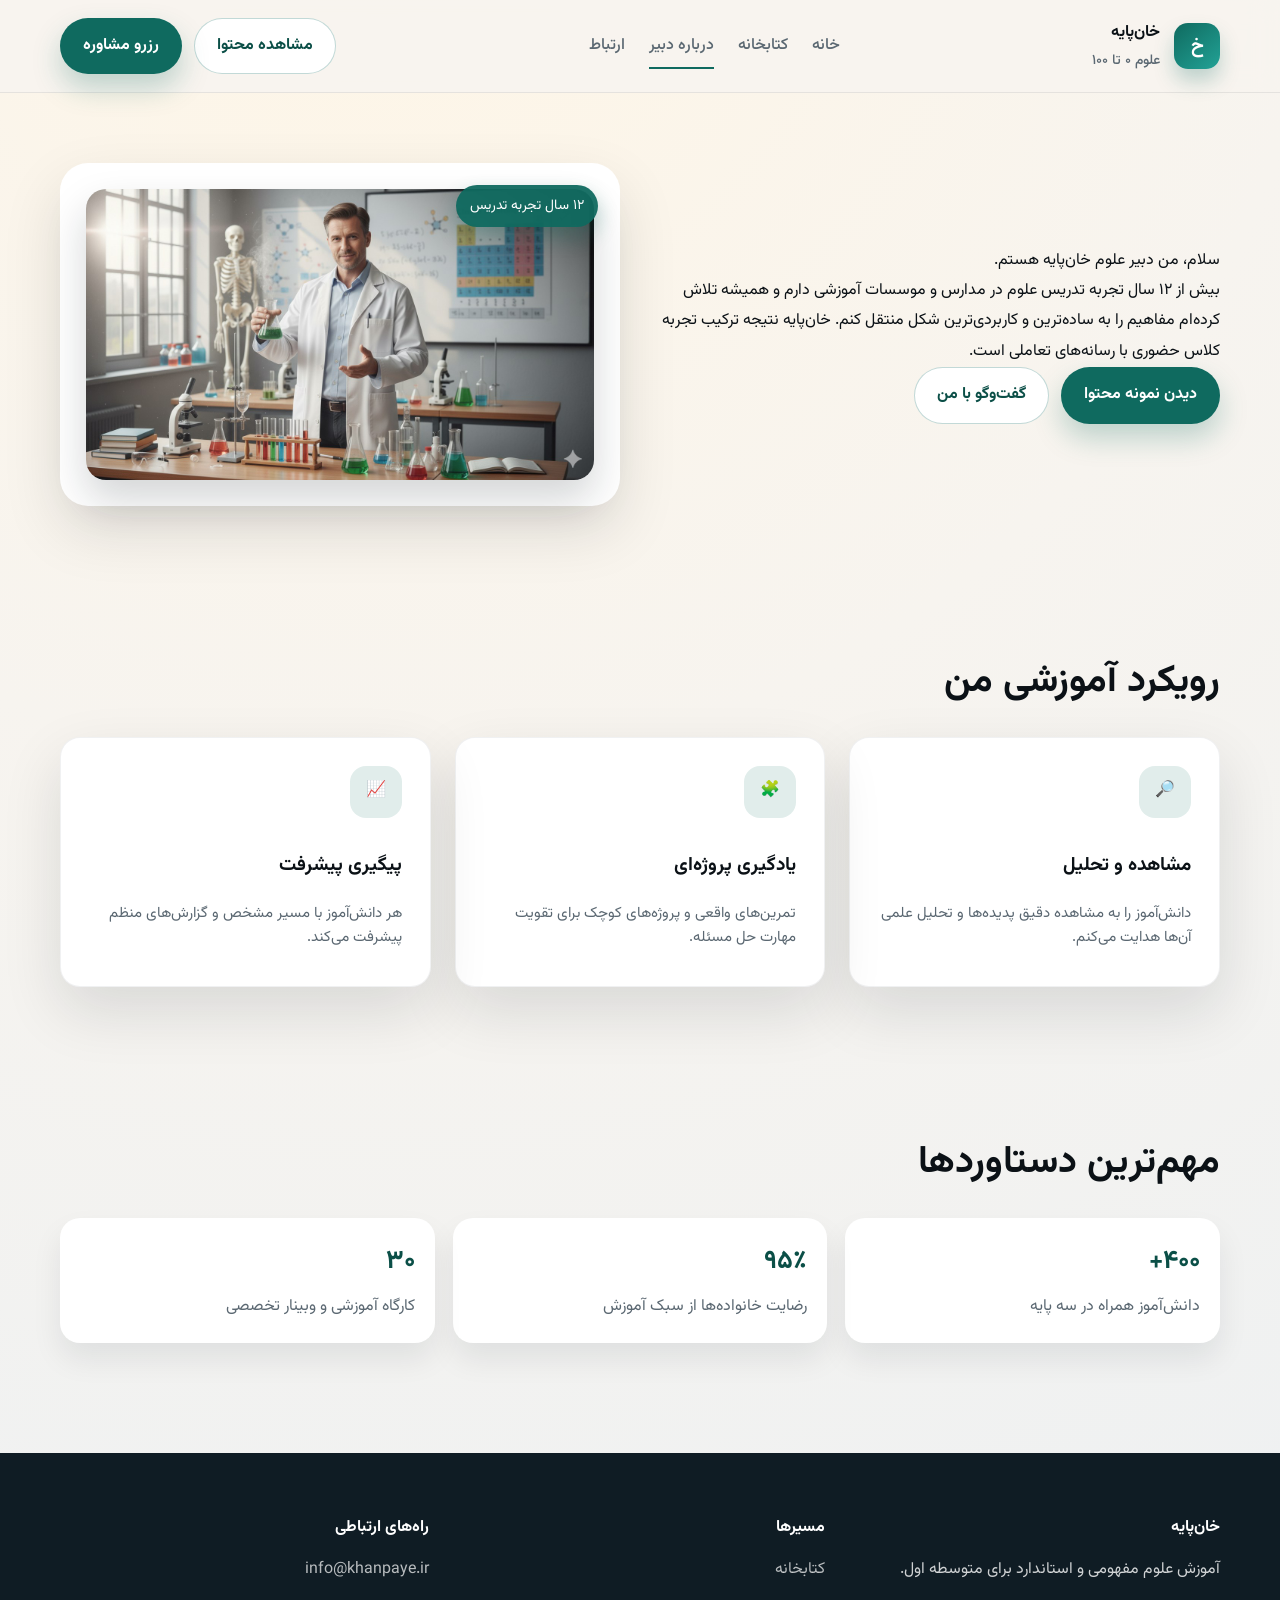
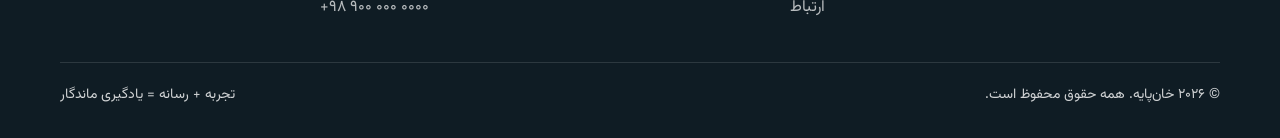
<file: about.html>
﻿<!doctype html>
<html lang="fa" dir="rtl">
  <head>
    <meta charset="utf-8" />
    <meta name="viewport" content="width=device-width,initial-scale=1" />
    <title>درباره دبیر | خان‌پایه</title>
    <meta
      name="description"
      content="آشنایی با دبیر علوم خان‌پایه و رویکرد آموزشی او."
    />
    <meta
      name="keywords"
      content="درباره دبیر علوم, مدرس علوم, آموزش علوم, خان‌پایه"
    />
    <meta name="author" content="خان‌پایه" />
    <meta name="robots" content="index,follow" />
    <meta name="theme-color" content="#0f6a5f" />
    <link rel="canonical" href="https://0loum.ir/about.html" />
    <link rel="icon" href="favicon.ico" />
    <link rel="preconnect" href="https://fonts.googleapis.com" />
    <link rel="preconnect" href="https://fonts.gstatic.com" crossorigin />
    <link
      href="https://fonts.googleapis.com/css2?family=Vazirmatn:wght@300;400;500;600;700;800&display=swap"
      rel="stylesheet"
    />
    <link rel="stylesheet" href="assets/CSS/reset.css" />
    <link rel="stylesheet" href="assets/CSS/style.css" />
    <meta property="og:title" content="درباره دبیر | خان‌پایه" />
    <meta
      property="og:description"
      content="با دبیر علوم خان‌پایه و سبک آموزش او بیشتر آشنا شوید."
    />
    <meta property="og:type" content="website" />
    <meta property="og:url" content="https://0loum.ir/about.html" />
    <meta
      property="og:image"
      content="https://0loum.ir/assets/images/hero.jpg"
    />
    <meta property="og:site_name" content="خان‌پایه" />
    <meta property="og:locale" content="fa_IR" />
    <meta name="twitter:card" content="summary_large_image" />
    <meta name="twitter:title" content="درباره دبیر | خان‌پایه" />
    <meta
      name="twitter:description"
      content="با دبیر علوم خان‌پایه و سبک آموزش او بیشتر آشنا شوید."
    />
    <meta
      name="twitter:image"
      content="https://0loum.ir/assets/images/hero.jpg"
    />
    <!-- <script defer data-domain="0loum.ir" src="https://plausible.io/js/script.js"></script> -->
  </head>

  <body>
    <a class="skip-link" href="#content">رفتن به محتوا</a>
    <header class="site-header">
      <div class="wrap header-inner">
        <div class="brand">
          <div class="brand-mark">خ</div>
          <div class="brand-title">
            خان‌پایه
            <span>علوم 0 تا 100</span>
          </div>
        </div>
        <nav class="main-nav" aria-label="منوی اصلی">
          <a href="index.html">خانه</a>
          <a href="library.html">کتابخانه</a>
          <a class="active" href="about.html">درباره دبیر</a>
          <a href="contact.html">ارتباط</a>
        </nav>
        <div class="header-actions">
          <a class="btn btn-ghost" href="library.html">مشاهده محتوا</a>
          <a class="btn btn-primary" href="contact.html">رزرو مشاوره</a>
        </div>
        <button
          class="mobile-toggle"
          type="button"
          data-mobile-toggle
          aria-label="باز کردن منو"
        >
          ☰
        </button>
      </div>
    </header>

    <div class="mobile-panel" data-mobile-panel>
      <nav aria-label="منوی موبایل">
        <a href="index.html">خانه</a>
        <a href="library.html">کتابخانه</a>
        <a href="about.html">درباره دبیر</a>
        <a href="contact.html">ارتباط</a>
        <a class="btn btn-primary" href="contact.html">رزرو مشاوره</a>
      </nav>
    </div>

    <main id="content">
      <section class="section">
        <div class="wrap hero-grid">
          <div>
            <h1>سلام، من دبیر علوم خان‌پایه هستم.</h1>
            <p>
              بیش از ۱۲ سال تجربه تدریس علوم در مدارس و موسسات آموزشی دارم و
              همیشه تلاش کرده‌ام مفاهیم را به ساده‌ترین و کاربردی‌ترین شکل منتقل
              کنم. خان‌پایه نتیجه ترکیب تجربه کلاس حضوری با رسانه‌های تعاملی
              است.
            </p>
            <div class="actions">
              <a class="btn btn-primary" href="library.html"
                >دیدن نمونه محتوا</a
              >
              <a class="btn btn-ghost" href="contact.html">گفت‌وگو با من</a>
            </div>
          </div>
          <div class="hero-card reveal">
            <span class="hero-badge">۱۲ سال تجربه تدریس</span>
            <img
              src="assets/images/hero.jpg"
              alt="تصویر دبیر علوم"
              loading="lazy"
            />
          </div>
        </div>
      </section>

      <section class="section">
        <div class="wrap">
          <h2 class="section-title">رویکرد آموزشی من</h2>
          <div class="grid-3">
            <article class="feature-card reveal">
              <div class="feature-icon">🔎</div>
              <h3>مشاهده و تحلیل</h3>
              <p>
                دانش‌آموز را به مشاهده دقیق پدیده‌ها و تحلیل علمی آن‌ها هدایت
                می‌کنم.
              </p>
            </article>
            <article class="feature-card reveal">
              <div class="feature-icon">🧩</div>
              <h3>یادگیری پروژه‌ای</h3>
              <p>تمرین‌های واقعی و پروژه‌های کوچک برای تقویت مهارت حل مسئله.</p>
            </article>
            <article class="feature-card reveal">
              <div class="feature-icon">📈</div>
              <h3>پیگیری پیشرفت</h3>
              <p>هر دانش‌آموز با مسیر مشخص و گزارش‌های منظم پیشرفت می‌کند.</p>
            </article>
          </div>
        </div>
      </section>

      <section class="section">
        <div class="wrap">
          <h2 class="section-title">مهم‌ترین دستاوردها</h2>
          <div class="stats">
            <div class="stat-card reveal">
              <strong>۴۰۰+</strong>
              <span>دانش‌آموز همراه در سه پایه</span>
            </div>
            <div class="stat-card reveal">
              <strong>۹۵٪</strong>
              <span>رضایت خانواده‌ها از سبک آموزش</span>
            </div>
            <div class="stat-card reveal">
              <strong>۳۰</strong>
              <span>کارگاه آموزشی و وبینار تخصصی</span>
            </div>
          </div>
        </div>
      </section>
    </main>

    <footer class="site-footer">
      <div class="wrap">
        <div class="footer-grid">
          <div>
            <h4>خان‌پایه</h4>
            <p>آموزش علوم مفهومی و استاندارد برای متوسطه اول.</p>
          </div>
          <div>
            <h4>مسیرها</h4>
            <a href="library.html">کتابخانه</a>
            <a href="contact.html">ارتباط</a>
          </div>
          <div>
            <h4>راه‌های ارتباطی</h4>
            <a href="mailto:info@khanpaye.ir">info@khanpaye.ir</a>
            <a href="tel:+989000000000">+98 900 000 0000</a>
          </div>
        </div>
        <div class="footer-bottom">
          <span>© <span data-year></span> خان‌پایه. همه حقوق محفوظ است.</span>
          <span>تجربه + رسانه = یادگیری ماندگار</span>
        </div>
      </div>
    </footer>

    <script src="assets/JS/main.js"></script>
  </body>
</html>
</file>
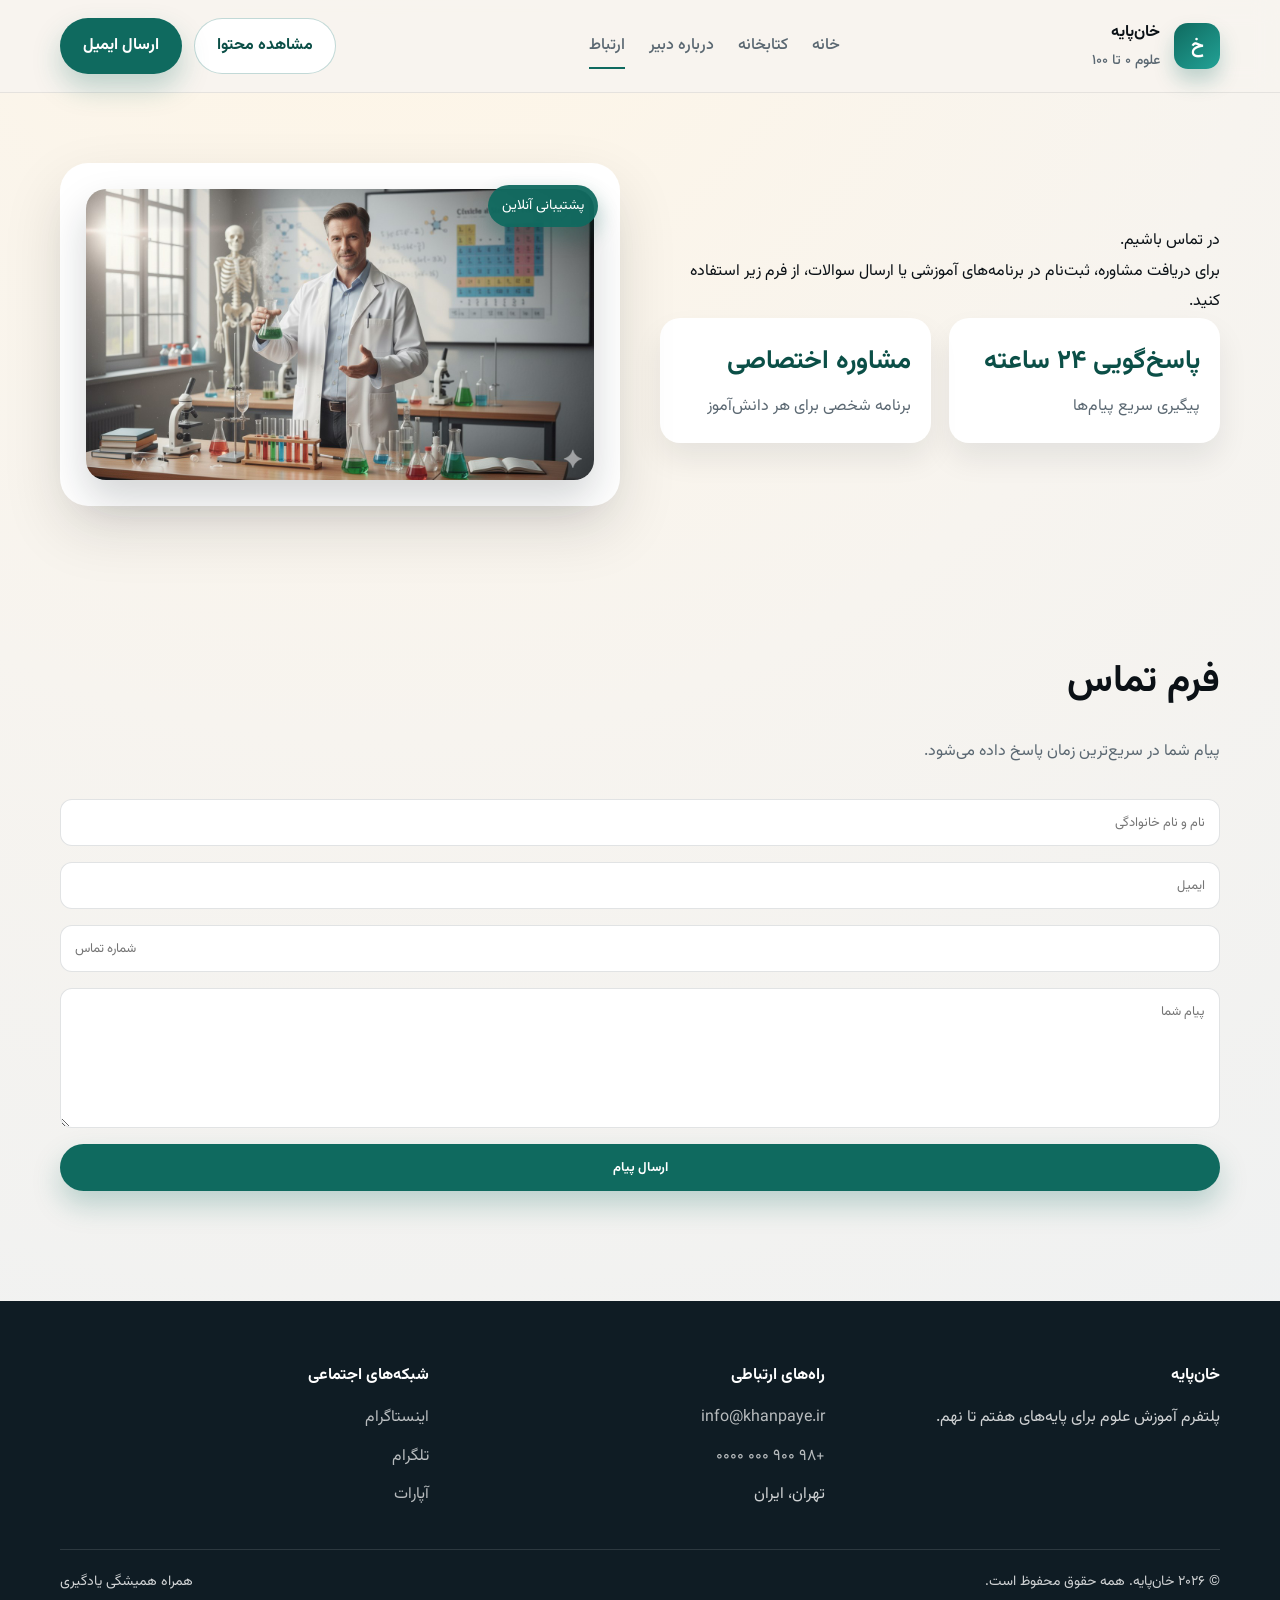
<file: contact.html>
﻿<!doctype html>
<html lang="fa" dir="rtl">
  <head>
    <meta charset="utf-8" />
    <meta name="viewport" content="width=device-width,initial-scale=1" />
    <title>ارتباط با خان‌پایه</title>
    <meta
      name="description"
      content="درخواست مشاوره آموزشی، ارسال سوال یا پیشنهاد از طریق فرم تماس خان‌پایه."
    />
    <meta
      name="keywords"
      content="تماس با دبیر علوم, مشاوره آموزشی, ارتباط خان‌پایه"
    />
    <meta name="author" content="خان‌پایه" />
    <meta name="robots" content="index,follow" />
    <meta name="theme-color" content="#0f6a5f" />
    <link rel="canonical" href="https://0loum.ir/contact.html" />
    <link rel="icon" href="favicon.ico" />
    <link rel="preconnect" href="https://fonts.googleapis.com" />
    <link rel="preconnect" href="https://fonts.gstatic.com" crossorigin />
    <link
      href="https://fonts.googleapis.com/css2?family=Vazirmatn:wght@300;400;500;600;700;800&display=swap"
      rel="stylesheet"
    />
    <link rel="stylesheet" href="assets/CSS/reset.css" />
    <link rel="stylesheet" href="assets/CSS/style.css" />
    <meta property="og:title" content="ارتباط با خان‌پایه" />
    <meta
      property="og:description"
      content="ثبت مشاوره و ارتباط مستقیم با دبیر علوم خان‌پایه."
    />
    <meta property="og:type" content="website" />
    <meta property="og:url" content="https://0loum.ir/contact.html" />
    <meta
      property="og:image"
      content="https://0loum.ir/assets/images/hero.jpg"
    />
    <meta property="og:site_name" content="خان‌پایه" />
    <meta property="og:locale" content="fa_IR" />
    <meta name="twitter:card" content="summary_large_image" />
    <meta name="twitter:title" content="ارتباط با خان‌پایه" />
    <meta
      name="twitter:description"
      content="ثبت مشاوره و ارتباط مستقیم با دبیر علوم خان‌پایه."
    />
    <meta
      name="twitter:image"
      content="https://0loum.ir/assets/images/hero.jpg"
    />
    <!-- <script defer data-domain="0loum.ir" src="https://plausible.io/js/script.js"></script> -->
  </head>

  <body>
    <a class="skip-link" href="#content">رفتن به محتوا</a>
    <header class="site-header">
      <div class="wrap header-inner">
        <div class="brand">
          <div class="brand-mark">خ</div>
          <div class="brand-title">
            خان‌پایه
            <span>علوم 0 تا 100</span>
          </div>
        </div>
        <nav class="main-nav" aria-label="منوی اصلی">
          <a href="index.html">خانه</a>
          <a href="library.html">کتابخانه</a>
          <a href="about.html">درباره دبیر</a>
          <a class="active" href="contact.html">ارتباط</a>
        </nav>
        <div class="header-actions">
          <a class="btn btn-ghost" href="library.html">مشاهده محتوا</a>
          <a class="btn btn-primary" href="mailto:info@khanpaye.ir"
            >ارسال ایمیل</a
          >
        </div>
        <button
          class="mobile-toggle"
          type="button"
          data-mobile-toggle
          aria-label="باز کردن منو"
        >
          ☰
        </button>
      </div>
    </header>

    <div class="mobile-panel" data-mobile-panel>
      <nav aria-label="منوی موبایل">
        <a href="index.html">خانه</a>
        <a href="library.html">کتابخانه</a>
        <a href="about.html">درباره دبیر</a>
        <a href="contact.html">ارتباط</a>
        <a class="btn btn-primary" href="mailto:info@khanpaye.ir"
          >ارسال ایمیل</a
        >
      </nav>
    </div>

    <main id="content">
      <section class="section">
        <div class="wrap hero-grid">
          <div>
            <h1>در تماس باشیم.</h1>
            <p>
              برای دریافت مشاوره، ثبت‌نام در برنامه‌های آموزشی یا ارسال سوالات،
              از فرم زیر استفاده کنید.
            </p>
            <div class="stats">
              <div class="stat-card">
                <strong>پاسخ‌گویی ۲۴ ساعته</strong>
                <span>پیگیری سریع پیام‌ها</span>
              </div>
              <div class="stat-card">
                <strong>مشاوره اختصاصی</strong>
                <span>برنامه شخصی برای هر دانش‌آموز</span>
              </div>
            </div>
          </div>
          <div class="hero-card reveal">
            <span class="hero-badge">پشتیبانی آنلاین</span>
            <img
              src="assets/images/hero.jpg"
              alt="ارتباط با دبیر"
              loading="lazy"
            />
          </div>
        </div>
      </section>

      <section class="section">
        <div class="wrap">
          <h2 class="section-title">فرم تماس</h2>
          <p class="section-subtitle">
            پیام شما در سریع‌ترین زمان پاسخ داده می‌شود.
          </p>
          <form
            class="form-grid"
            action="https://formspree.io/f/your-form-id"
            method="POST"
          >
            <input
              type="text"
              name="name"
              placeholder="نام و نام خانوادگی"
              required
            />
            <input type="email" name="email" placeholder="ایمیل" required />
            <input type="tel" name="phone" placeholder="شماره تماس" />
            <textarea name="message" placeholder="پیام شما" required></textarea>
            <button class="btn btn-primary" type="submit">ارسال پیام</button>
          </form>
        </div>
      </section>
    </main>

    <footer class="site-footer">
      <div class="wrap">
        <div class="footer-grid">
          <div>
            <h4>خان‌پایه</h4>
            <p>پلتفرم آموزش علوم برای پایه‌های هفتم تا نهم.</p>
          </div>
          <div>
            <h4>راه‌های ارتباطی</h4>
            <a href="mailto:info@khanpaye.ir">info@khanpaye.ir</a>
            <a href="tel:+989000000000">+98 900 000 0000</a>
            <span>تهران، ایران</span>
          </div>
          <div>
            <h4>شبکه‌های اجتماعی</h4>
            <a href="#">اینستاگرام</a>
            <a href="#">تلگرام</a>
            <a href="#">آپارات</a>
          </div>
        </div>
        <div class="footer-bottom">
          <span>© <span data-year></span> خان‌پایه. همه حقوق محفوظ است.</span>
          <span>همراه همیشگی یادگیری</span>
        </div>
      </div>
    </footer>

    <script src="assets/JS/main.js"></script>
  </body>
</html>
</file>
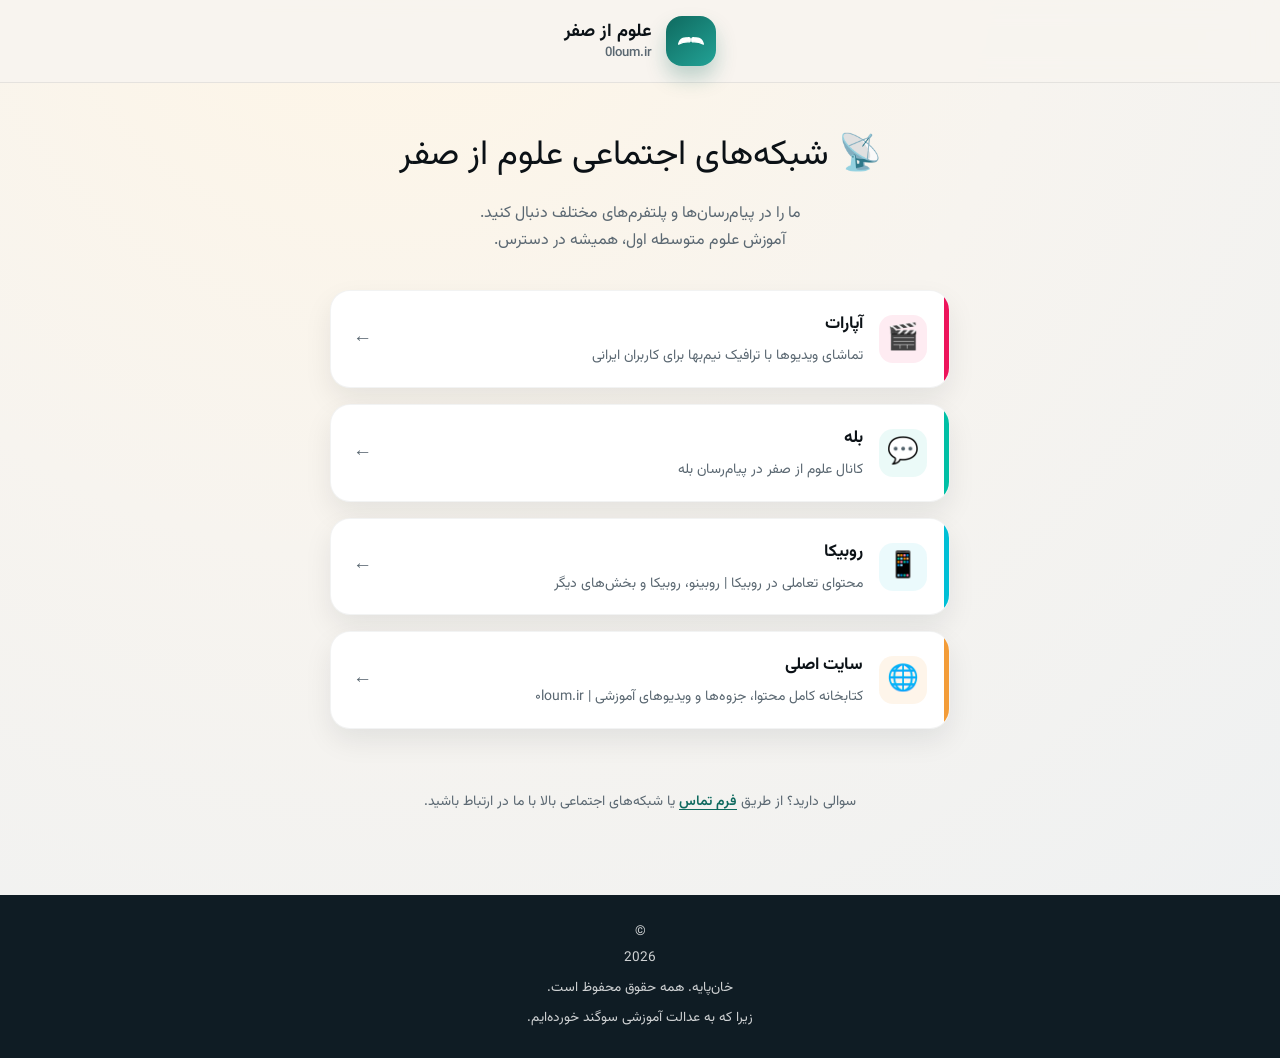
<file: index3.html>
<!doctype html>
<html lang="fa" dir="rtl">
  <head>
    <meta charset="utf-8" />
    <meta name="viewport" content="width=device-width,initial-scale=1" />
    <title>شبکه‌های اجتماعی علوم از صفر | 0loum.ir</title>
    <meta
      name="description"
      content="تمام راه‌های ارتباطی و شبکه‌های اجتماعی علوم از صفر در یک صفحه؛ دنبال ما در پیام‌رسان‌ها و پلتفرم‌های مختلف برای آموزش علوم متوسطه اول."
    />
    <meta
      property="og:title"
      content="شبکه‌های اجتماعی علوم از صفر | 0loum.ir"
    />
    <meta
      property="og:description"
      content="تمام راه‌های ارتباطی و شبکه‌های اجتماعی علوم از صفر در یک صفحه؛ دنبال ما در پیام‌رسان‌ها و پلتفرم‌های مختلف برای آموزش علوم متوسطه اول."
    />
    <meta property="og:type" content="website" />
    <meta property="og:url" content="https://links.0loum.ir" />
    <meta
      property="og:image"
      content="https://links.0loum.ir/assets/images/icons/favicon-96x96.png"
    />
    <meta name="twitter:card" content="summary_large_image" />
    <meta
      name="twitter:title"
      content="شبکه‌های اجتماعی علوم از صفر | 0loum.ir"
    />
    <meta
      name="twitter:description"
      content="تمام راه‌های ارتباطی و شبکه‌های اجتماعی علوم از صفر در یک صفحه؛ دنبال ما در پیام‌رسان‌ها و پلتفرم‌های مختلف برای آموزش علوم متوسطه اول."
    />
    <meta name="author" content="خان‌پایه" />
    <meta name="robots" content="index,follow" />
    <meta name="theme-color" content="#0f6a5f" />
    <link rel="canonical" href="https://links.0loum.ir" />
    <link
      rel="icon"
      type="image/png"
      href="../assets/images/icons/favicon-96x96.png"
      sizes="96x96"
    />
    <link
      rel="icon"
      type="image/svg+xml"
      href="../assets/images/icons/favicon.svg"
    />
    <link rel="shortcut icon" href="../assets/images/icons/favicon.ico" />
    <link
      rel="apple-touch-icon"
      sizes="180x180"
      href="../assets/images/icons/apple-touch-icon.png"
    />
    <meta name="apple-mobile-web-app-capable" content="yes" />
    <meta
      name="apple-mobile-web-app-status-bar-style"
      content="black-translucent"
    />
    <meta name="mobile-web-app-capable" content="yes" />
    <link rel="manifest" href="../site.webmanifest" />

    <!-- فونت‌های وزیرمتن (همان فونت‌های سایت اصلی) -->
    <link
      rel="stylesheet"
      href="../assets/fonts/Vazirmatn/Round-Dots/misc/UI-Farsi-Digits/Vazirmatn-RD-UI-FD-font-face.css"
    />
    <link
      rel="stylesheet"
      href="../assets/fonts/Vazirmatn/Round-Dots/misc/UI/Vazirmatn-RD-UI-font-face.css"
    />

    <link rel="stylesheet" href="../assets/CSS/reset.css" />

    <!-- استایل اصلی سایت (برای توکن‌های طراحی و استایل‌های پایه) -->
    <link rel="stylesheet" href="../assets/CSS/style.css" />

    <!-- استایل‌های اختصاصی صفحه لینک -->
    <style>
      :root {
        --links-max-width: 620px;
        --card-gap: 16px;
      }

      /* بازنویسی بک‌گراند برای تطابق با سایت اصلی */
      body {
        background: radial-gradient(
          circle at 30% -10%,
          #fff6e6 0%,
          #f7f4ef 45%,
          #edf0f2 100%
        );
        display: flex;
        flex-direction: column;
        min-height: 100vh;
      }

      /* هدر ساده‌شده */
      .links-header {
        position: sticky;
        top: 0;
        z-index: 200;
        background: rgba(247, 244, 239, 0.88);
        backdrop-filter: blur(12px);
        -webkit-backdrop-filter: blur(12px);
        border-bottom: 1px solid rgba(15, 28, 36, 0.08);
        padding: 16px 0;
      }

      .links-header-inner {
        width: min(100% - 40px, var(--links-max-width));
        margin: 0 auto;
        display: flex;
        align-items: center;
        justify-content: center;
        gap: 16px;
      }

      .links-brand {
        display: flex;
        align-items: center;
        gap: 14px;
        text-decoration: none;
        color: inherit;
      }

      .links-brand-mark {
        width: 50px;
        height: 50px;
        border-radius: 16px;
        background: linear-gradient(140deg, var(--primary), #22a296);
        color: #fff;
        display: grid;
        place-items: center;
        box-shadow: 0 12px 20px rgba(15, 106, 95, 0.25);
        flex-shrink: 0;
      }

      .links-brand-mark svg {
        width: 30px;
        height: 30px;
      }

      .links-brand-title {
        display: flex;
        flex-direction: column;
        font-weight: 700;
        font-size: 1.1rem;
        line-height: 1.4;
      }

      .links-brand-title span {
        font-family: Vazirmatn RD UI;
        font-size: 0.82rem;
        color: var(--muted);
        font-weight: 500;
      }

      /* محتوای اصلی */
      .links-main {
        flex: 1;
        padding: 40px 0 60px;
      }

      .links-container {
        width: min(100% - 40px, var(--links-max-width));
        margin: 0 auto;
      }

      .links-intro {
        text-align: center;
        margin-bottom: 36px;
      }

      .links-intro h1 {
        font-size: clamp(1.6rem, 3vw, 2.2rem);
        margin-bottom: 10px;
        color: var(--ink);
      }

      .links-intro p {
        color: var(--muted);
        font-size: 1rem;
        line-height: 1.7;
      }

      /* کارت‌های لینک */
      .links-list {
        display: flex;
        flex-direction: column;
        gap: var(--card-gap);
      }

      .link-card {
        display: flex;
        align-items: center;
        gap: 16px;
        background: var(--surface);
        border-radius: var(--radius-lg);
        padding: 18px 22px;
        box-shadow: 0 12px 28px rgba(13, 25, 33, 0.08);
        border: 1px solid rgba(15, 28, 36, 0.05);
        text-decoration: none;
        color: var(--ink);
        transition:
          transform 250ms cubic-bezier(0.34, 1.56, 0.64, 1),
          box-shadow 250ms ease,
          border-color 250ms ease;
        position: relative;
        overflow: hidden;
      }

      .link-card::before {
        content: "";
        position: absolute;
        top: 0;
        right: 0;
        width: 5px;
        height: 100%;
        border-radius: 0 20px 20px 0;
        transition: width 250ms ease;
      }

      .link-card:hover {
        transform: translateY(-4px);
        box-shadow: 0 20px 45px rgba(13, 25, 33, 0.16);
        border-color: rgba(15, 106, 95, 0.15);
      }

      .link-card:hover::before {
        width: 8px;
      }

      .link-card:active {
        transform: translateY(-2px) scale(0.99);
      }

      /* رنگ‌بندی متنوع برای نوار کناری کارت‌ها */
      .link-card.card-telegram::before {
        background: #0088cc;
      }

      .link-card.card-instagram::before {
        background: linear-gradient(135deg, #833ab4, #fd1d1d, #fcb045);
      }

      .link-card.card-youtube::before {
        background: #ff0000;
      }

      .link-card.card-aparat::before {
        background: #ed145b;
      }

      .link-card.card-eitaa::before {
        background: #ff8c00;
      }

      .link-card.card-bale::before {
        background: #00bfa5;
      }

      .link-card.card-rubika::before {
        background: #00bfd6;
      }

      .link-card.card-whatsapp::before {
        background: #25d366;
      }

      .link-card.card-email::before {
        background: var(--primary);
      }

      .link-card.card-website::before {
        background: var(--accent);
      }

      .link-card.card-default::before {
        background: var(--primary);
      }

      /* آیکون داخل کارت */
      .link-card-icon {
        width: 48px;
        height: 48px;
        border-radius: 14px;
        display: grid;
        place-items: center;
        font-size: 1.6rem;
        flex-shrink: 0;
        background: rgba(15, 106, 95, 0.08);
      }

      .link-card.card-telegram .link-card-icon {
        background: rgba(0, 136, 204, 0.1);
      }

      .link-card.card-instagram .link-card-icon {
        background: rgba(131, 58, 180, 0.08);
      }

      .link-card.card-youtube .link-card-icon {
        background: rgba(255, 0, 0, 0.08);
      }

      .link-card.card-aparat .link-card-icon {
        background: rgba(237, 20, 91, 0.08);
      }

      .link-card.card-eitaa .link-card-icon {
        background: rgba(255, 140, 0, 0.08);
      }

      .link-card.card-bale .link-card-icon {
        background: rgba(0, 191, 165, 0.08);
      }

      .link-card.card-rubika .link-card-icon {
        background: rgba(0, 191, 214, 0.08);
      }

      .link-card.card-whatsapp .link-card-icon {
        background: rgba(37, 211, 102, 0.08);
      }

      .link-card.card-email .link-card-icon {
        background: rgba(15, 106, 95, 0.1);
      }

      .link-card.card-website .link-card-icon {
        background: rgba(243, 156, 56, 0.1);
      }

      /* متن داخل کارت */
      .link-card-body {
        flex: 1;
        min-width: 0;
      }

      .link-card-title {
        font-weight: 700;
        font-size: 1.05rem;
        margin-bottom: 2px;
        color: var(--ink);
      }

      .link-card-desc {
        font-size: 0.85rem;
        color: var(--muted);
        white-space: nowrap;
        overflow: hidden;
        text-overflow: ellipsis;
      }

      /* فلش راهنما */
      .link-card-arrow {
        flex-shrink: 0;
        color: var(--muted);
        font-size: 1.2rem;
        transition: transform 250ms ease;
      }

      .link-card:hover .link-card-arrow {
        transform: translateX(6px);
        color: var(--primary);
      }

      /* بخش انتهایی */
      .links-footer-note {
        text-align: center;
        margin-top: 40px;
        padding: 20px;
        color: var(--muted);
        font-size: 0.9rem;
        line-height: 1.8;
      }

      .links-footer-note a {
        color: var(--primary);
        font-weight: 600;
        text-decoration: underline;
        text-underline-offset: 4px;
      }

      .links-footer-note a:hover {
        color: var(--primary-strong);
      }

      /* فوتر */
      .links-page-footer {
        background: var(--bg-deep);
        color: rgba(255, 255, 255, 0.8);
        padding: 24px 0;
        text-align: center;
        font-family: Vazirmatn RD UI;
        font-size: 0.85rem;
      }

      .links-page-footer span {
        display: block;
        margin-bottom: 4px;
      }

      /* ریسپانسیو */
      @media (max-width: 600px) {
        .link-card {
          padding: 14px 16px;
          gap: 12px;
        }

        .link-card-icon {
          width: 40px;
          height: 40px;
          font-size: 1.3rem;
          border-radius: 12px;
        }

        .link-card-title {
          font-size: 0.95rem;
        }

        .link-card-desc {
          font-size: 0.78rem;
        }

        .links-intro {
          margin-bottom: 24px;
        }

        .links-main {
          padding: 28px 0 40px;
        }

        /* Ensure all link cards are visible on mobile */
        .link-card.card-telegram,
        .link-card.card-instagram,
        .link-card.card-youtube,
        .link-card.card-aparat,
        .link-card.card-eitaa,
        .link-card.card-bale,
        .link-card.card-rubika,
        .link-card.card-whatsapp,
        .link-card.card-email,
        .link-card.card-website {
          display: block !important;
        }
      }

      @media (prefers-reduced-motion: reduce) {
        .link-card {
          transition: none;
        }

        .link-card:hover .link-card-arrow {
          transform: none;
        }
      }
      .link-card.card-telegram {
        display: none;
      }
      .link-card.card-instagram {
        display: none;
      }
      .link-card.card-youtube {
        display: none;
      }
      .link-card.card-eitaa {
        display: none;
      }
      .link-card.card-whatsapp {
        display: none;
      }
      .link-card.link-card.card-email {
        display: none;
      }
    </style>
  </head>

  <body>
    <!-- لینک پرش به محتوا برای دسترسی‌پذیری -->
    <a class="skip-link" href="#links-content">رفتن به محتوا</a>

    <!-- هدر -->
    <header class="links-header">
      <div class="links-header-inner">
        <a
          class="links-brand"
          href="https://0loum.ir"
          aria-label="بازگشت به سایت اصلی علوم از صفر"
        >
          <div class="links-brand-mark">
            <!-- همان آیکون سبیل سایت اصلی -->
            <svg
              id="mustache"
              xmlns="http://www.w3.org/2000/svg"
              version="1.1"
              viewBox="0 0 100 100"
            >
              <defs>
                <style>
                  .st0 {
                    fill: #fff;
                    stroke: #fff;
                    stroke-linecap: round;
                    stroke-linejoin: round;
                    stroke-width: 4px;
                  }
                </style>
              </defs>
              <path
                class="st0"
                d="M45.5,52.8c-.3,0-.8.2-1.3.2-.3,0-.6,0-.8,0-.3,0-.6,0-.8-.1-11.3-.7-23.2,2-34,7.7,1.2-5.2,4.5-14.4,12.5-18.5,4.4-2.3,9.7-2.5,14.8-2.8,1.7,0,3.3-.2,4.9-.3h1.3c1.1,0,2.2.2,3,.5,1.8.8,2.7,2.4,2.5,4.9v2.2c.2,3.3,0,5.7-2.1,6.2Z"
              />
              <path
                class="st0"
                d="M91.4,60.6c-10.8-5.7-22.7-8.4-34-7.7-.2,0-.5,0-.8.1-.2,0-.5,0-.8,0-.5,0-1-.1-1.3-.2-2.1-.5-2.3-2.9-2.1-6.2v-2.2c-.2-2.6.7-4.2,2.5-4.9.8-.3,1.8-.5,3-.5h1.3c1.6,0,3.2.3,4.9.3,5.1.3,10.5.5,14.8,2.8,8.1,4.1,11.3,13.3,12.5,18.5Z"
              />
            </svg>
          </div>
          <div class="links-brand-title">
            علوم از صفر
            <span>0loum.ir</span>
          </div>
        </a>
      </div>
    </header>

    <!-- محتوای اصلی -->
    <main class="links-main" id="links-content">
      <div class="links-container">
        <!-- متن معرفی -->
        <div class="links-intro">
          <h1>📡 شبکه‌های اجتماعی علوم از صفر</h1>
          <p>
            ما را در پیام‌رسان‌ها و پلتفرم‌های مختلف دنبال کنید.<br />آموزش علوم
            متوسطه اول، همیشه در دسترس.
          </p>
        </div>

        <!-- لیست لینک‌ها -->
        <div class="links-list">
          <!-- تلگرام -->
          <a
            class="link-card card-telegram"
            href="https://t.me/0loum"
            target="_blank"
            rel="noopener noreferrer"
            aria-label="Telegram channel for 0loum"
          >
            <div class="link-card-icon">📬</div>
            <div class="link-card-body">
              <div class="link-card-title">تلگرام</div>
              <div class="link-card-desc">
                کانال رسمی علوم از صفر | جزوه‌ها، ویدیوها و اطلاعیه‌ها
              </div>
            </div>
            <span class="link-card-arrow" aria-hidden="true">←</span>
          </a>

          <!-- اینستاگرام -->
          <a
            class="link-card card-instagram"
            href="https://instagram.com/0loum"
            target="_blank"
            rel="noopener noreferrer"
            aria-label="Instagram page for 0loum"
          >
            <div class="link-card-icon">📷</div>
            <div class="link-card-body">
              <div class="link-card-title">اینستاگرام</div>
              <div class="link-card-desc">
                کلیپ‌های آموزشی کوتاه، استوری‌های علمی و نکات امتحانی
              </div>
            </div>
            <span class="link-card-arrow" aria-hidden="true">←</span>
          </a>

          <!-- یوتیوب -->
          <a
            class="link-card card-youtube"
            href="https://youtube.com/channel/UC0loum"
            target="_blank"
            rel="noopener noreferrer"
            aria-label="YouTube channel for 0loum"
          >
            <div class="link-card-icon">▶️</div>
            <div class="link-card-body">
              <div class="link-card-title">یوتیوب</div>
              <div class="link-card-desc">
                ویدیوهای بلند آموزشی با کیفیت بالا و توضیحات کامل
              </div>
            </div>
            <span class="link-card-arrow" aria-hidden="true">←</span>
          </a>

          <!-- آپارات -->
          <a
            class="link-card card-aparat"
            href="https://aparat.com/0loum"
            target="_blank"
            rel="noopener noreferrer"
            aria-label="Aparat channel for 0loum"
          >
            <div class="link-card-icon">🎬</div>
            <div class="link-card-body">
              <div class="link-card-title">آپارات</div>
              <div class="link-card-desc">
                تماشای ویدیوها با ترافیک نیم‌بها برای کاربران ایرانی
              </div>
            </div>
            <span class="link-card-arrow" aria-hidden="true">←</span>
          </a>

          <!-- ایتا -->
          <a
            class="link-card card-eitaa"
            href="https://eitaa.ir/0loum"
            target="_blank"
            rel="noopener noreferrer"
            aria-label="Eitaa channel for 0loum"
          >
            <div class="link-card-icon">✉️</div>
            <div class="link-card-body">
              <div class="link-card-title">ایتا</div>
              <div class="link-card-desc">
                کانال آموزشی در پیام‌رسان ایتا | محتوای اختصاصی
              </div>
            </div>
            <span class="link-card-arrow" aria-hidden="true">←</span>
          </a>

          <!-- بله -->
          <a
            class="link-card card-bale"
            href="https://ble.ir/Ch_0loum"
            target="_blank"
            rel="noopener noreferrer"
            aria-label="Bale channel for 0loum"
          >
            <div class="link-card-icon">💬</div>
            <div class="link-card-body">
              <div class="link-card-title">بله</div>
              <div class="link-card-desc">
                کانال علوم از صفر در پیام‌رسان بله
              </div>
            </div>
            <span class="link-card-arrow" aria-hidden="true">←</span>
          </a>

          <!-- روبیکا -->
          <a
            class="link-card card-rubika"
            href="https://rubika.ir/ch_0loum"
            target="_blank"
            rel="noopener noreferrer"
            aria-label="Rubika channel for 0loum"
          >
            <div class="link-card-icon">📱</div>
            <div class="link-card-body">
              <div class="link-card-title">روبیکا</div>
              <div class="link-card-desc">
                محتوای تعاملی در روبیکا | روبینو، روبیکا و بخش‌های دیگر
              </div>
            </div>
            <span class="link-card-arrow" aria-hidden="true">←</span>
          </a>

          <!-- واتساپ -->
          <a
            class="link-card card-whatsapp"
            href="https://wa.me/989000000000"
            target="_blank"
            rel="noopener noreferrer"
            aria-label="WhatsApp contact for 0loum"
          >
            <div class="link-card-icon">🟢</div>
            <div class="link-card-body">
              <div class="link-card-title">واتساپ</div>
              <div class="link-card-desc">
                ارتباط مستقیم و پرسش‌وپاسخ از طریق واتساپ
              </div>
            </div>
            <span class="link-card-arrow" aria-hidden="true">←</span>
          </a>

          <!-- ایمیل -->
          <a
            class="link-card card-email"
            href="mailto:Khanepaye.0loum@gmail.com"
            aria-label="Send email to Khanepaye.0loum@gmail.com"
          >
            <div class="link-card-icon">✉️</div>
            <div class="link-card-body">
              <div class="link-card-title">ایمیل</div>
              <div class="link-card-desc">Khanepaye.0loum@gmail.com</div>
            </div>
            <span class="link-card-arrow" aria-hidden="true">←</span>
          </a>

          <!-- سایت اصلی -->
          <a
            class="link-card card-website"
            href="https://0loum.ir"
            aria-label="Visit the main 0loum website"
          >
            <div class="link-card-icon">🌐</div>
            <div class="link-card-body">
              <div class="link-card-title">سایت اصلی</div>
              <div class="link-card-desc">
                کتابخانه کامل محتوا، جزوه‌ها و ویدیوهای آموزشی | 0loum.ir
              </div>
            </div>
            <span class="link-card-arrow" aria-hidden="true">←</span>
          </a>
        </div>
        <!-- /.links-list -->

        <!-- متن انتهایی -->
        <div class="links-footer-note">
          <p>
            سوالی دارید؟ از طریق
            <a href="https://0loum.ir/contact.html">فرم تماس</a>
            یا شبکه‌های اجتماعی بالا با ما در ارتباط باشید.
          </p>
        </div>
      </div>
    </main>

    <!-- فوتر -->
    <footer class="links-page-footer">
      <div>
        <span>© <span data-year></span> خان‌پایه. همه حقوق محفوظ است.</span>
        <span>زیرا که به عدالت آموزشی سوگند خورده‌ایم.</span>
      </div>
    </footer>

    <!-- اسکریپت‌ها -->
    <script>
      // تنظیم سال جاری در فوتر
      document.querySelector("[data-year]").textContent =
        new Date().getFullYear();
      // Enable Plausible Analytics for tracking user behavior
      var p = document.createElement("script");
      p.defer = true;
      p.setAttribute("data-domain", "links.0loum.ir");
      p.src = "https://plausible.io/js/script.js";
      document.head.appendChild(p);
    </script>
  </body>
</html>
</file>
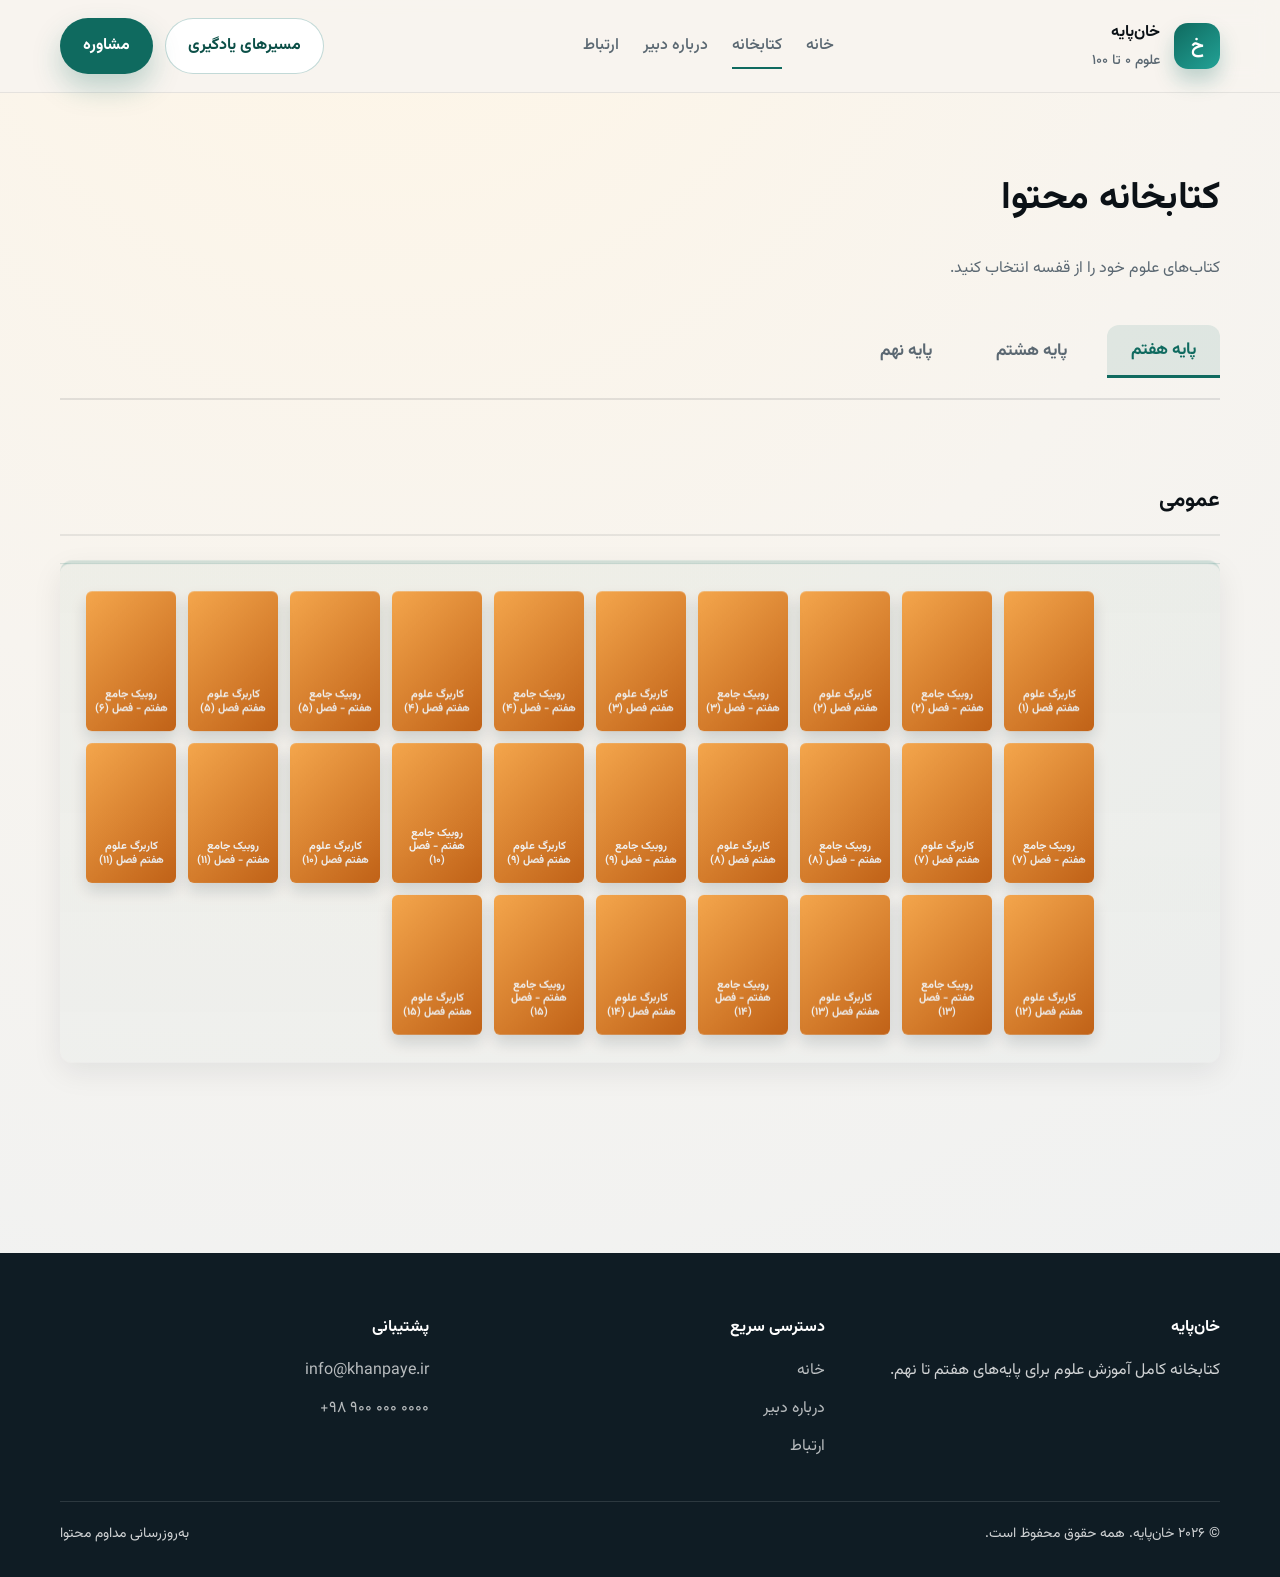
<file: library.html>
﻿<!doctype html>
<html lang="fa" dir="rtl">
  <head>
    <meta charset="utf-8" />
    <meta name="viewport" content="width=device-width,initial-scale=1" />
    <title>کتابخانه خان‌پایه | علوم 0 تا 100</title>
    <meta
      name="description"
      content="کتابخانه جامع ویدیوها، جزوه‌ها و تمرین‌های علوم برای پایه‌های هفتم تا نهم."
    />
    <meta
      name="keywords"
      content="کتابخانه علوم, ویدیو علوم, جزوه علوم, تمرین علوم, پایه هفتم, پایه هشتم, پایه نهم"
    />
    <meta name="author" content="خان‌پایه" />
    <meta name="robots" content="index,follow" />
    <meta name="theme-color" content="#0f6a5f" />
    <link rel="canonical" href="https://0loum.ir/library.html" />
    <link rel="icon" href="favicon.ico" />
    <link rel="preconnect" href="https://fonts.googleapis.com" />
    <link rel="preconnect" href="https://fonts.gstatic.com" crossorigin />
    <link
      href="https://fonts.googleapis.com/css2?family=Vazirmatn:wght@300;400;500;600;700;800&display=swap"
      rel="stylesheet"
    />
    <link rel="stylesheet" href="assets/CSS/reset.css" />
    <link rel="stylesheet" href="assets/CSS/style.css" />
    <meta property="og:title" content="کتابخانه خان‌پایه | علوم 0 تا 100" />
    <meta
      property="og:description"
      content="ویدیوها، جزوه‌ها و تمرین‌های علوم برای متوسطه اول."
    />
    <meta property="og:type" content="website" />
    <meta property="og:url" content="https://0loum.ir/library.html" />
    <meta
      property="og:image"
      content="https://0loum.ir/assets/images/hero.jpg"
    />
    <meta property="og:site_name" content="خان‌پایه" />
    <meta property="og:locale" content="fa_IR" />
    <meta name="twitter:card" content="summary_large_image" />
    <meta name="twitter:title" content="کتابخانه خان‌پایه | علوم 0 تا 100" />
    <meta
      name="twitter:description"
      content="ویدیوها، جزوه‌ها و تمرین‌های علوم برای متوسطه اول."
    />
    <meta
      name="twitter:image"
      content="https://0loum.ir/assets/images/hero.jpg"
    />
    <!-- <script defer data-domain="0loum.ir" src="https://plausible.io/js/script.js"></script> -->
  </head>

  <body>
    <a class="skip-link" href="#content">رفتن به محتوا</a>
    <header class="site-header">
      <div class="wrap header-inner">
        <div class="brand">
          <div class="brand-mark">خ</div>
          <div class="brand-title">
            خان‌پایه
            <span>علوم 0 تا 100</span>
          </div>
        </div>
        <nav class="main-nav" aria-label="منوی اصلی">
          <a href="index.html">خانه</a>
          <a class="active" href="library.html">کتابخانه</a>
          <a href="about.html">درباره دبیر</a>
          <a href="contact.html">ارتباط</a>
        </nav>
        <div class="header-actions">
          <a class="btn btn-ghost" href="index.html#tracks">مسیرهای یادگیری</a>
          <a class="btn btn-primary" href="contact.html">مشاوره</a>
        </div>
        <button
          class="mobile-toggle"
          type="button"
          data-mobile-toggle
          aria-label="باز کردن منو"
        >
          ☰
        </button>
      </div>
    </header>

    <div class="mobile-panel" data-mobile-panel>
      <nav aria-label="منوی موبایل">
        <a href="index.html">خانه</a>
        <a href="library.html">کتابخانه</a>
        <a href="about.html">درباره دبیر</a>
        <a href="contact.html">ارتباط</a>
        <a class="btn btn-primary" href="contact.html">مشاوره</a>
      </nav>
    </div>

    <main id="content">
      <div class="hidden" id="grade-7"></div>
      <div class="hidden" id="grade-8"></div>
      <div class="hidden" id="grade-9"></div>
      <section class="section">
        <div class="wrap">
          <h1 class="section-title">کتابخانه محتوا</h1>
          <p class="section-subtitle">
            کتاب‌های علوم خود را از قفسه انتخاب کنید.
          </p>

          <div class="grade-tabs-wrapper">
            <div class="grade-tabs">
              <button class="grade-tab active" data-grade="7">پایه هفتم</button>
              <button class="grade-tab" data-grade="8">پایه هشتم</button>
              <button class="grade-tab" data-grade="9">پایه نهم</button>
            </div>
          </div>

          <div class="bookshelf-container" data-bookshelf-container></div>

          <div class="hidden" data-library-empty>
            <p>محتوای این پایه هنوز موجود نیست.</p>
          </div>
        </div>
      </section>
    </main>

    <footer class="site-footer">
      <div class="wrap">
        <div class="footer-grid">
          <div>
            <h4>خان‌پایه</h4>
            <p>کتابخانه کامل آموزش علوم برای پایه‌های هفتم تا نهم.</p>
          </div>
          <div>
            <h4>دسترسی سریع</h4>
            <a href="index.html">خانه</a>
            <a href="about.html">درباره دبیر</a>
            <a href="contact.html">ارتباط</a>
          </div>
          <div>
            <h4>پشتیبانی</h4>
            <a href="mailto:info@khanpaye.ir">info@khanpaye.ir</a>
            <a href="tel:+989000000000">+98 900 000 0000</a>
          </div>
        </div>
        <div class="footer-bottom">
          <span>© <span data-year></span> خان‌پایه. همه حقوق محفوظ است.</span>
          <span>به‌روزرسانی مداوم محتوا</span>
        </div>
      </div>
    </footer>

    <script src="assets/JS/main.js"></script>
  </body>
</html>
</file>
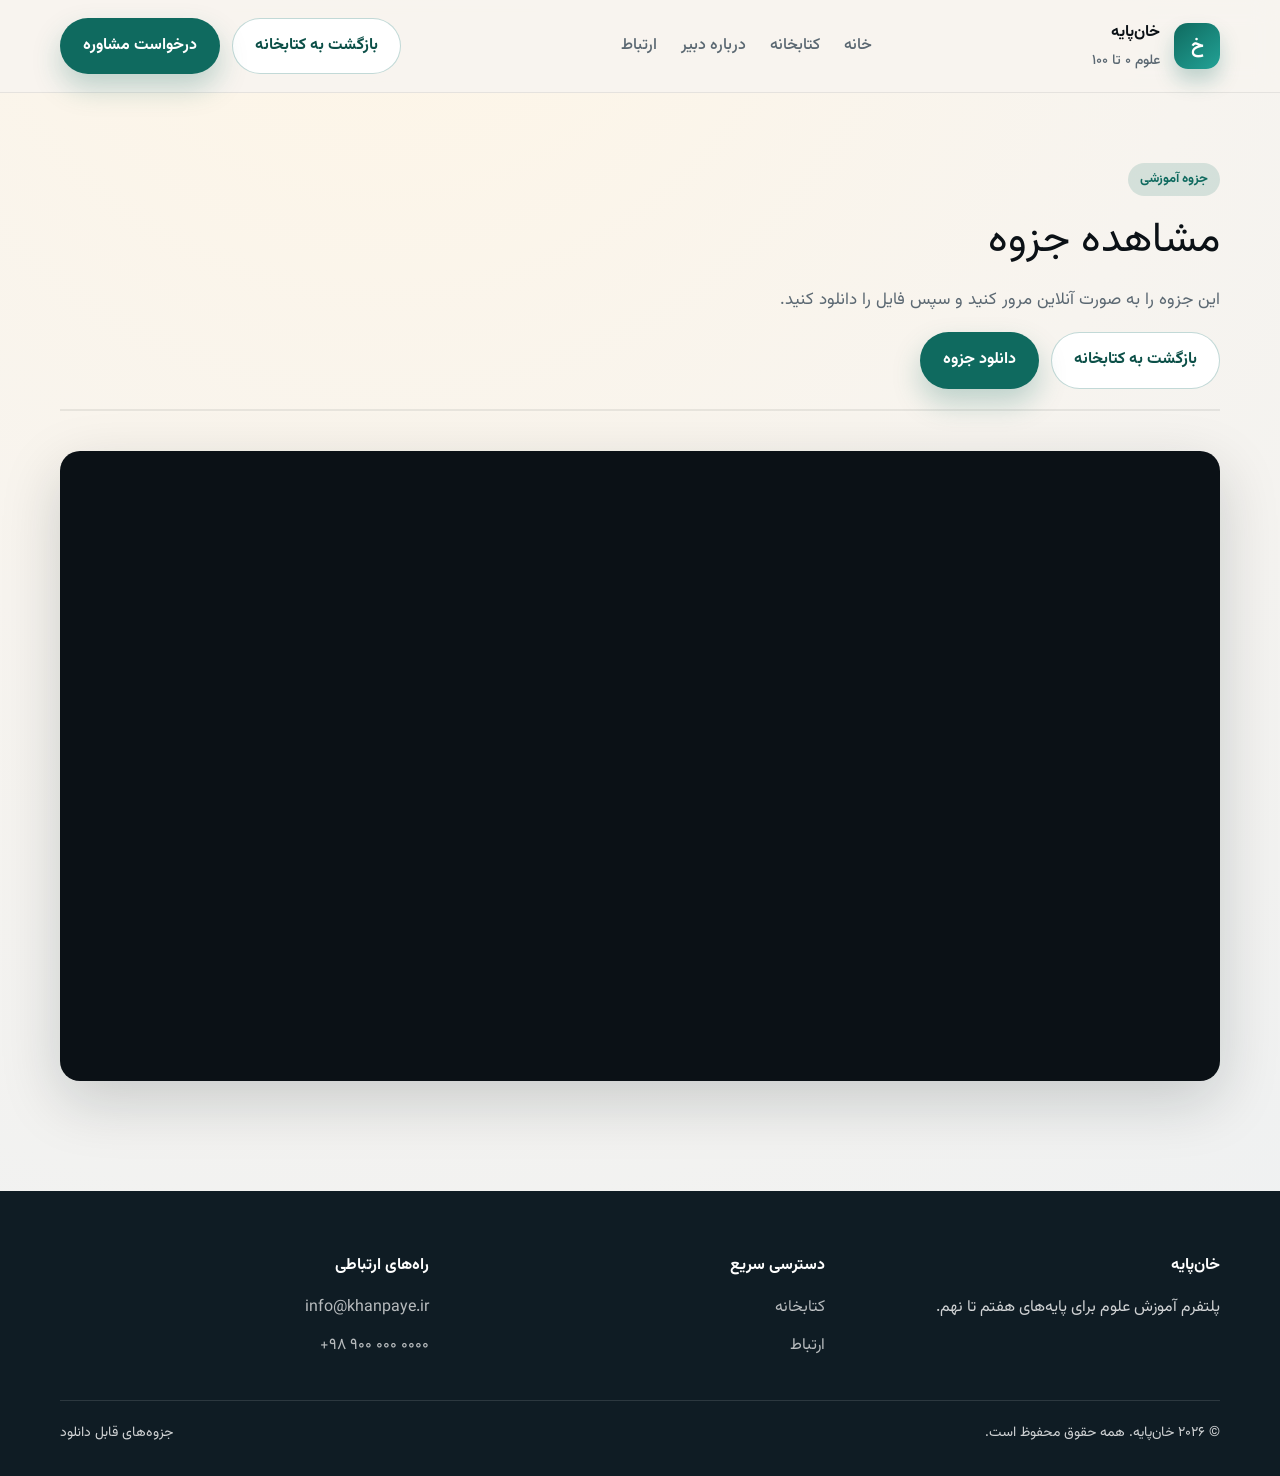
<file: note-viewer.html>
﻿<!doctype html>
<html lang="fa" dir="rtl">
  <head>
    <meta charset="utf-8" />
    <meta name="viewport" content="width=device-width,initial-scale=1" />
    <title>مشاهده جزوه | خان‌پایه</title>
    <meta
      name="description"
      content="مشاهده آنلاین جزوه‌های علوم به صورت مستقیم در مرورگر."
    />
    <meta name="keywords" content="جزوه علوم, مشاهده آنلاین جزوه, آموزش علوم" />
    <meta name="author" content="خان‌پایه" />
    <meta name="robots" content="index,follow" />
    <meta name="theme-color" content="#0f6a5f" />
    <link rel="canonical" href="https://0loum.ir/note-viewer.html" />
    <link rel="icon" href="favicon.ico" />
    <link rel="preconnect" href="https://fonts.googleapis.com" />
    <link rel="preconnect" href="https://fonts.gstatic.com" crossorigin />
    <link
      href="https://fonts.googleapis.com/css2?family=Vazirmatn:wght@300;400;500;600;700;800&display=swap"
      rel="stylesheet"
    />
    <link rel="stylesheet" href="assets/CSS/reset.css" />
    <link rel="stylesheet" href="assets/CSS/style.css" />
    <meta property="og:title" content="مشاهده جزوه | خان‌پایه" />
    <meta
      property="og:description"
      content="مشاهده آنلاین جزوه‌های علوم به صورت مستقیم در مرورگر."
    />
    <meta property="og:type" content="article" />
    <meta property="og:url" content="https://0loum.ir/note-viewer.html" />
    <meta
      property="og:image"
      content="https://0loum.ir/assets/images/hero.jpg"
    />
    <meta property="og:site_name" content="خان‌پایه" />
    <meta property="og:locale" content="fa_IR" />
    <meta name="twitter:card" content="summary_large_image" />
    <meta name="twitter:title" content="مشاهده جزوه | خان‌پایه" />
    <meta
      name="twitter:description"
      content="مشاهده آنلاین جزوه‌های علوم به صورت مستقیم در مرورگر."
    />
    <meta
      name="twitter:image"
      content="https://0loum.ir/assets/images/hero.jpg"
    />
    <!-- <script defer data-domain="0loum.ir" src="https://plausible.io/js/script.js"></script> -->
  </head>

  <body>
    <a class="skip-link" href="#content">رفتن به محتوا</a>
    <header class="site-header">
      <div class="wrap header-inner">
        <div class="brand">
          <div class="brand-mark">خ</div>
          <div class="brand-title">
            خان‌پایه
            <span>علوم 0 تا 100</span>
          </div>
        </div>
        <nav class="main-nav" aria-label="منوی اصلی">
          <a href="index.html">خانه</a>
          <a href="library.html">کتابخانه</a>
          <a href="about.html">درباره دبیر</a>
          <a href="contact.html">ارتباط</a>
        </nav>
        <div class="header-actions">
          <a class="btn btn-ghost" href="library.html">بازگشت به کتابخانه</a>
          <a class="btn btn-primary" href="contact.html">درخواست مشاوره</a>
        </div>
        <button
          class="mobile-toggle"
          type="button"
          data-mobile-toggle
          aria-label="باز کردن منو"
        >
          ☰
        </button>
      </div>
    </header>

    <div class="mobile-panel" data-mobile-panel>
      <nav aria-label="منوی موبایل">
        <a href="index.html">خانه</a>
        <a href="library.html">کتابخانه</a>
        <a href="about.html">درباره دبیر</a>
        <a href="contact.html">ارتباط</a>
        <a class="btn btn-primary" href="contact.html">درخواست مشاوره</a>
      </nav>
    </div>

    <main id="content" class="section">
      <div class="wrap video-player">
        <div class="video-meta">
          <span class="tag">جزوه آموزشی</span>
          <h1 data-note-title>مشاهده جزوه</h1>
          <p data-note-description>
            این جزوه را به صورت آنلاین مرور کنید و سپس فایل را دانلود کنید.
          </p>
          <div class="actions">
            <a class="btn btn-ghost" href="library.html">بازگشت به کتابخانه</a>
            <a class="btn btn-primary" data-note-download href="#"
              >دانلود جزوه</a
            >
          </div>
        </div>
        <div class="video-frame" style="padding-top: 70vh">
          <iframe title="نمایش جزوه" src="" data-note-frame></iframe>
        </div>
      </div>
    </main>

    <footer class="site-footer">
      <div class="wrap">
        <div class="footer-grid">
          <div>
            <h4>خان‌پایه</h4>
            <p>پلتفرم آموزش علوم برای پایه‌های هفتم تا نهم.</p>
          </div>
          <div>
            <h4>دسترسی سریع</h4>
            <a href="library.html">کتابخانه</a>
            <a href="contact.html">ارتباط</a>
          </div>
          <div>
            <h4>راه‌های ارتباطی</h4>
            <a href="mailto:info@khanpaye.ir">info@khanpaye.ir</a>
            <a href="tel:+989000000000">+98 900 000 0000</a>
          </div>
        </div>
        <div class="footer-bottom">
          <span>© <span data-year></span> خان‌پایه. همه حقوق محفوظ است.</span>
          <span>جزوه‌های قابل دانلود</span>
        </div>
      </div>
    </footer>

    <script>
      (function () {
        const params = new URLSearchParams(window.location.search);
        const file = params.get("file");
        const title = params.get("title");
        const frame = document.querySelector("[data-note-frame]");
        const titleEl = document.querySelector("[data-note-title]");
        const downloadEl = document.querySelector("[data-note-download]");

        if (file && frame) {
          frame.src = file;
        }

        if (title && titleEl) {
          titleEl.textContent = title;
          document.title = `${title} | مشاهده جزوه - خان‌پایه`;
        }

        if (file && downloadEl) {
          downloadEl.href = file;
          downloadEl.setAttribute("download", "");
        }
      })();
    </script>
    <script src="assets/JS/main.js"></script>
  </body>
</html>
</file>
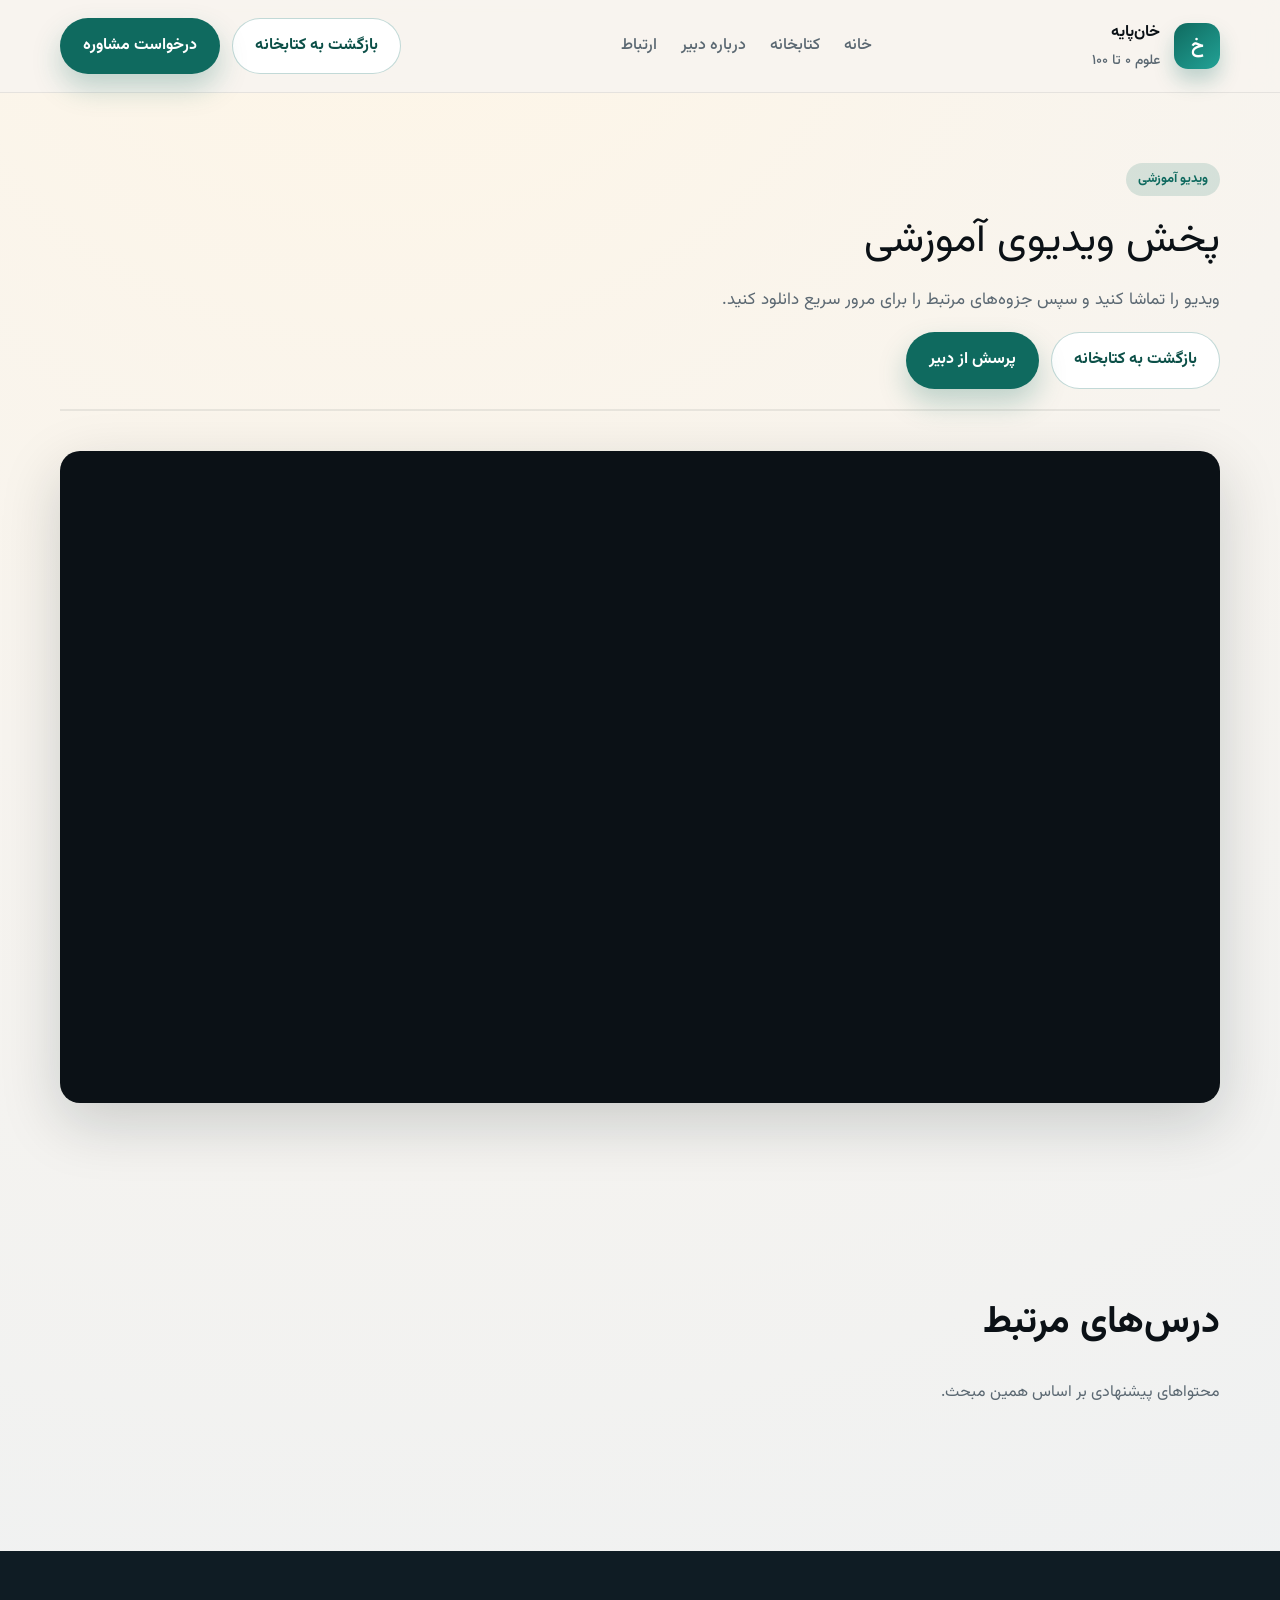
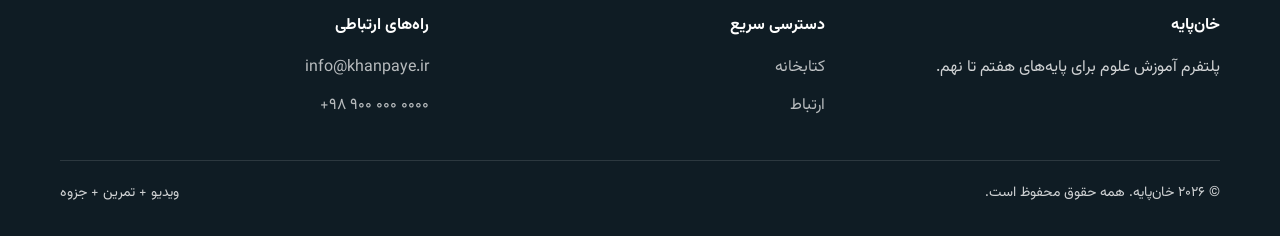
<file: video-player.html>
﻿<!doctype html>
<html lang="fa" dir="rtl">
  <head>
    <meta charset="utf-8" />
    <meta name="viewport" content="width=device-width,initial-scale=1" />
    <title>پخش ویدیو | خان‌پایه</title>
    <meta
      name="description"
      content="پخش ویدیوی آموزشی علوم با کیفیت بالا، همراه با جزوه و نکات کلیدی."
    />
    <meta name="keywords" content="پخش ویدیو علوم, آموزش علوم, ویدیو آموزشی" />
    <meta name="author" content="خان‌پایه" />
    <meta name="robots" content="index,follow" />
    <meta name="theme-color" content="#0f6a5f" />
    <link rel="canonical" href="https://0loum.ir/video-player.html" />
    <link rel="icon" href="favicon.ico" />
    <link rel="preconnect" href="https://fonts.googleapis.com" />
    <link rel="preconnect" href="https://fonts.gstatic.com" crossorigin />
    <link
      href="https://fonts.googleapis.com/css2?family=Vazirmatn:wght@300;400;500;600;700;800&display=swap"
      rel="stylesheet"
    />
    <link rel="stylesheet" href="assets/CSS/reset.css" />
    <link rel="stylesheet" href="assets/CSS/style.css" />
    <meta property="og:title" content="پخش ویدیو | خان‌پایه" />
    <meta
      property="og:description"
      content="پخش ویدیوی آموزشی علوم با کیفیت بالا."
    />
    <meta property="og:type" content="video.other" />
    <meta property="og:url" content="https://0loum.ir/video-player.html" />
    <meta
      property="og:image"
      content="https://0loum.ir/assets/images/hero.jpg"
    />
    <meta property="og:site_name" content="خان‌پایه" />
    <meta property="og:locale" content="fa_IR" />
    <meta name="twitter:card" content="summary_large_image" />
    <meta name="twitter:title" content="پخش ویدیو | خان‌پایه" />
    <meta
      name="twitter:description"
      content="پخش ویدیوی آموزشی علوم با کیفیت بالا."
    />
    <meta
      name="twitter:image"
      content="https://0loum.ir/assets/images/hero.jpg"
    />
    <script
      defer
      data-domain="0loum.ir"
      src="https://plausible.io/js/script.js"
    ></script>
  </head>

  <body>
    <a class="skip-link" href="#content">رفتن به محتوا</a>
    <header class="site-header">
      <div class="wrap header-inner">
        <div class="brand">
          <div class="brand-mark">خ</div>
          <div class="brand-title">
            خان‌پایه
            <span>علوم 0 تا 100</span>
          </div>
        </div>
        <nav class="main-nav" aria-label="منوی اصلی">
          <a href="index.html">خانه</a>
          <a href="library.html">کتابخانه</a>
          <a href="about.html">درباره دبیر</a>
          <a href="contact.html">ارتباط</a>
        </nav>
        <div class="header-actions">
          <a class="btn btn-ghost" href="library.html">بازگشت به کتابخانه</a>
          <a class="btn btn-primary" href="contact.html">درخواست مشاوره</a>
        </div>
        <button
          class="mobile-toggle"
          type="button"
          data-mobile-toggle
          aria-label="باز کردن منو"
        >
          ☰
        </button>
      </div>
    </header>

    <div class="mobile-panel" data-mobile-panel>
      <nav aria-label="منوی موبایل">
        <a href="index.html">خانه</a>
        <a href="library.html">کتابخانه</a>
        <a href="about.html">درباره دبیر</a>
        <a href="contact.html">ارتباط</a>
        <a class="btn btn-primary" href="contact.html">درخواست مشاوره</a>
      </nav>
    </div>

    <main id="content" class="section">
      <div class="wrap video-player">
        <div class="video-meta">
          <span class="tag" data-video-tag>ویدیو آموزشی</span>
          <h1 data-video-title>پخش ویدیوی آموزشی</h1>
          <p data-video-description>
            ویدیو را تماشا کنید و سپس جزوه‌های مرتبط را برای مرور سریع دانلود
            کنید.
          </p>
          <div class="actions">
            <a class="btn btn-ghost" href="library.html">بازگشت به کتابخانه</a>
            <a class="btn btn-primary" href="contact.html">پرسش از دبیر</a>
          </div>
        </div>
        <div class="video-frame" data-video-frame></div>

        <section class="section" style="padding: 48px 0 0 0">
          <div class="grid-3" data-video-actions></div>
        </section>

        <section class="section" style="padding: 56px 0 0 0">
          <div>
            <h2 class="section-title">درس‌های مرتبط</h2>
            <p class="section-subtitle">محتواهای پیشنهادی بر اساس همین مبحث.</p>
            <div class="library-grid" data-related-lessons></div>
          </div>
        </section>
      </div>
    </main>

    <footer class="site-footer">
      <div class="wrap">
        <div class="footer-grid">
          <div>
            <h4>خان‌پایه</h4>
            <p>پلتفرم آموزش علوم برای پایه‌های هفتم تا نهم.</p>
          </div>
          <div>
            <h4>دسترسی سریع</h4>
            <a href="library.html">کتابخانه</a>
            <a href="contact.html">ارتباط</a>
          </div>
          <div>
            <h4>راه‌های ارتباطی</h4>
            <a href="mailto:info@khanpaye.ir">info@khanpaye.ir</a>
            <a href="tel:+989000000000">+98 900 000 0000</a>
          </div>
        </div>
        <div class="footer-bottom">
          <span>© <span data-year></span> خان‌پایه. همه حقوق محفوظ است.</span>
          <span>ویدیو + تمرین + جزوه</span>
        </div>
      </div>
    </footer>

    <script>
      (function () {
        const params = new URLSearchParams(window.location.search);
        const videoId = params.get("id");
        const frame = document.querySelector("[data-video-frame]");
        const titleEl = document.querySelector("[data-video-title]");
        const descEl = document.querySelector("[data-video-description]");
        const tagEl = document.querySelector("[data-video-tag]");
        const actionsEl = document.querySelector("[data-video-actions]");
        const relatedEl = document.querySelector("[data-related-lessons]");

        const createActionCard = (icon, title, desc, link, label) => `
        <article class="feature-card">
          <div class="feature-icon">${icon}</div>
          <h3>${title}</h3>
          <p>${desc}</p>
          <a class="btn btn-ghost" href="${link}">${label}</a>
        </article>
      `;

        const createRelatedCard = (item) => `
        <article class="library-card">
          <span class="tag">${item.typeLabel}</span>
          <h3>${item.title}</h3>
          <p>${item.summary}</p>
          <div class="library-meta">
            <span>پایه ${item.grade}</span>
            <span>${item.duration}</span>
            <span>${item.level}</span>
          </div>
          <div class="actions">
            <a class="btn btn-primary" href="${item.link}">${item.action}</a>
            <a class="btn btn-ghost" href="${item.secondaryLink}">${item.secondaryAction}</a>
          </div>
        </article>
      `;

        const renderAparatEmbed = (aparatId) => {
          if (!frame) return;
          const rnd = String(Date.now());
          frame.innerHTML = `
          <div id="${rnd}">
            <script type="text/JavaScript"
              src="https://www.aparat.com/embed/${aparatId}?data[rnddiv]=${rnd}&data[responsive]=yes&titleShow=true&recom=self"><\/script>
  </div>
  `;
        };

        fetch("assets/content/library.json")
          .then((response) => response.json())
          .then((data) => {
            const videos = data.videos || [];
            const notes = data.notes || [];
            const selectedVideo =
              videos.find((video) => video.id === videoId) || videos[0];

            if (!selectedVideo) {
              return;
            }

            const videoTitle = selectedVideo.title;
            const videoSummary = selectedVideo.summary;
            const aparatId = selectedVideo.aparatId;
            const notesMap = Object.fromEntries(
              notes.map((note) => [note.id, note]),
            );
            const relatedNotes = (selectedVideo.notes || [])
              .map((id) => notesMap[id])
              .filter(Boolean);

            if (aparatId) {
              renderAparatEmbed(aparatId);
            }

            if (titleEl) {
              titleEl.textContent = videoTitle;
            }

            if (descEl) {
              descEl.textContent = videoSummary;
            }

            if (tagEl) {
              tagEl.textContent = `پایه ${selectedVideo.grade} · ${selectedVideo.topic}`;
            }

            document.title = `${videoTitle} | پخش ویدیو - خان‌پایه`;

            if (actionsEl) {
              const noteLink = relatedNotes[0]
                ? `note-viewer.html?file=${encodeURIComponent(relatedNotes[0].file)}&title=${encodeURIComponent(relatedNotes[0].title)}`
                : "library.html?type=notes";
              actionsEl.innerHTML =
                createActionCard(
                  "📝",
                  "جزوه مرتبط",
                  "جزوه را دانلود کن و نکات کلیدی را مرور کن.",
                  noteLink,
                  "مشاهده جزوه",
                ) +
                createActionCard(
                  "✅",
                  "تمرین سریع",
                  "تمرین‌های کوتاه برای تثبیت مطالب همین بخش.",
                  "library.html?type=quiz",
                  "مشاهده تمرین‌ها",
                ) +
                createActionCard(
                  "💬",
                  "رفع اشکال",
                  "سوالاتت را ارسال کن تا در سریع‌ترین زمان پاسخ بگیری.",
                  "contact.html",
                  "ارسال سوال",
                );
            }

            const relatedItems = videos
              .filter((video) => video.id !== selectedVideo.id)
              .filter(
                (video) =>
                  video.grade === selectedVideo.grade ||
                  video.topic === selectedVideo.topic,
              )
              .slice(0, 3)
              .map((video) => ({
                title: video.title,
                summary: video.summary,
                grade: video.grade,
                typeLabel: "ویدیو",
                duration: video.duration,
                level: video.level,
                action: "پخش ویدیو",
                secondaryAction: "مشاهده جزوه",
                link: `video-player.html?id=${encodeURIComponent(video.id)}`,
                secondaryLink:
                  "library.html?type=notes&grade=" +
                  encodeURIComponent(video.grade),
              }));

            if (relatedEl) {
              relatedEl.innerHTML = relatedItems.length
                ? relatedItems.map(createRelatedCard).join("")
                : "<p>درس مرتبط دیگری برای این ویدیو ثبت نشده است.</p>";
            }

            const videoSchema = {
              "@context": "https://schema.org",
              "@type": "VideoObject",
              name: videoTitle,
              description: videoSummary,
              thumbnailUrl: aparatId
                ? `https://www.aparat.com/cover/${aparatId}/`
                : undefined,
              uploadDate: "2026-02-04",
              embedUrl: aparatId
                ? `https://www.aparat.com/embed/${aparatId}`
                : undefined,
            };

            let schemaEl = document.querySelector("#video-schema");
            if (!schemaEl) {
              schemaEl = document.createElement("script");
              schemaEl.type = "application/ld+json";
              schemaEl.id = "video-schema";
              document.head.appendChild(schemaEl);
            }
            schemaEl.textContent = JSON.stringify(videoSchema);
          });
      })();
    </script>
    <script src="assets/JS/main.js"></script>
  </body>
</html>
</file>
<file: assets/CSS/style.css>
﻿:root {
  color-scheme: light;
  --bg: #f7f4ef;
  --bg-deep: #0f1c24;
  --surface: #ffffff;
  --ink: #0b1116;
  --muted: #5b6872;
  --primary: #0f6a5f;
  --primary-strong: #0b4f47;
  --accent: #f39c38;
  --accent-strong: #e6791f;
  --ring: rgba(15, 106, 95, 0.18);
  --shadow: 0 24px 60px rgba(13, 25, 33, 0.12);
  --radius-xl: 28px;
  --radius-lg: 20px;
  --radius-md: 14px;
  --radius-sm: 10px;
  --content-width: 1160px;
  --transition: 200ms ease;
}

* {
  box-sizing: border-box;
  margin: 0;
  padding: 0;
}

html {
  scroll-behavior: smooth;
}

body {
  font-family: "Vazirmatn RD UI FD";
  background: radial-gradient(
    circle at 30% -10%,
    #fff6e6 0%,
    #f7f4ef 45%,
    #edf0f2 100%
  );
  color: var(--ink);
  line-height: 1.9;
  min-height: 100vh;
}

body.menu-open {
  overflow: hidden;
}

button,
input,
select,
textarea {
  font-family: inherit;
}

img {
  max-width: 100%;
  display: block;
}

a {
  color: inherit;
  text-decoration: none;
  transition:
    color var(--transition),
    transform var(--transition);
}

a:focus-visible,
button:focus-visible,
input:focus-visible,
select:focus-visible,
textarea:focus-visible {
  outline: 3px solid var(--ring);
  outline-offset: 2px;
}

.wrap {
  width: min(100% - 40px, var(--content-width));
  margin: 0 auto;
}

.hidden {
  display: none;
}

.skip-link {
  position: absolute;
  top: -100px;
  right: 20px;
  background: var(--primary);
  color: #fff;
  padding: 10px 16px;
  border-radius: 999px;
  z-index: 999;
}

.skip-link:focus {
  top: 20px;
}

.site-header {
  position: sticky;
  top: 0;
  z-index: 200;
  background: rgba(247, 244, 239, 0.88);
  backdrop-filter: blur(12px);
  border-bottom: 1px solid rgba(15, 28, 36, 0.08);
}

.header-inner {
  display: flex;
  align-items: center;
  justify-content: space-between;
  gap: 24px;
  padding: 18px 0;
}

.brand {
  display: flex;
  align-items: center;
  gap: 14px;
}

.brand-mark {
  width: 46px;
  height: 46px;
  border-radius: 14px;
  background: linear-gradient(140deg, var(--primary), #22a296);
  color: #fff;
  display: grid;
  place-items: center;
  font-weight: 700;
  font-size: 1.2rem;
  box-shadow: 0 12px 20px rgba(15, 106, 95, 0.25);
}

.brand-title {
  display: flex;
  flex-direction: column;
  font-weight: 700;
  font-size: 1rem;
}

.brand-title span {
  font-family: "Vazirmatn RD UI FD";
  font-size: 0.85rem;
  color: var(--muted);
  font-weight: 500;
}

.main-nav {
  display: flex;
  align-items: center;
  gap: 24px;
  font-weight: 500;
  color: var(--muted);
}

.main-nav a {
  position: relative;
  transition: color var(--transition);
}

.main-nav a::after {
  content: "";
  position: absolute;
  right: 0;
  bottom: -8px;
  width: 0;
  height: 2px;
  background: var(--primary);
  transition: width var(--transition);
}

.main-nav a:hover,
.main-nav a:focus {
  color: var(--primary-strong);
  transform: translateY(-1px);
}

.main-nav a:hover::after,
.main-nav a:focus::after,
.main-nav a.active::after {
  width: 100%;
}

.header-actions {
  display: flex;
  gap: 12px;
  align-items: center;
}

.btn {
  display: inline-flex;
  align-items: center;
  justify-content: center;
  gap: 8px;
  border-radius: 999px;
  padding: 12px 22px;
  font-weight: 600;
  border: 1px solid transparent;
  transition:
    transform var(--transition),
    box-shadow var(--transition),
    background var(--transition),
    color var(--transition);
}

.btn-primary {
  background: var(--primary);
  color: #fff;
  font-weight: 700;
  box-shadow: 0 14px 28px rgba(15, 106, 95, 0.25);
}

.btn-primary:hover {
  transform: translateY(-2px);
  background: var(--primary-strong);
}

.btn-ghost {
  border-color: rgba(15, 106, 95, 0.25);
  color: var(--primary-strong);
  background: #fff;
}

.btn-ghost:hover {
  box-shadow: inset 0 0 0 999px rgba(15, 106, 95, 0.08);
}

.btn:active {
  transform: translateY(0) scale(0.98);
}

.actions {
  display: flex;
  flex-wrap: wrap;
  gap: 12px;
  align-items: center;
}

.hero {
  padding: 80px 0 60px;
  position: relative;
  overflow: visible;
}

.hero-grid {
  display: grid;
  grid-template-columns: repeat(auto-fit, minmax(280px, 1fr));
  align-items: center;
  gap: 40px;
}

.hero h1 {
  font-size: clamp(2.4rem, 3.6vw, 3.6rem);
  font-weight: 700;
  line-height: 1.3;
  margin-bottom: 18px;
}

.hero p {
  color: var(--muted);
  font-size: 1.05rem;
  margin-bottom: 26px;
}

.hero .actions {
  display: flex;
  flex-wrap: wrap;
  gap: 14px;
}

.hero-card {
  background: var(--surface);
  border-radius: var(--radius-xl);
  padding: 26px;
  box-shadow: var(--shadow);
  position: relative;
  transition:
    transform var(--transition),
    box-shadow var(--transition);
}

.hero-card:hover {
  transform: translateY(-6px);
  box-shadow: 0 26px 55px rgba(13, 25, 33, 0.18);
}

.hero-card img {
  border-radius: 20px;
  box-shadow: 0 20px 40px rgba(15, 28, 36, 0.18);
}

.hero-badge {
  position: absolute;
  top: 22px;
  right: 22px;
  background: rgba(15, 106, 95, 0.95);
  color: #fff;
  padding: 8px 14px;
  border-radius: 999px;
  font-size: 0.85rem;
  box-shadow: 0 10px 20px rgba(15, 106, 95, 0.3);
  transition: transform var(--transition);
}

.hero-bg {
  display: none;
}

.section {
  padding: 70px 0;
}

.section-title {
  font-size: clamp(1.8rem, 3vw, 2.4rem);
  font-weight: 700;
  margin-bottom: 18px;
}

.section-subtitle {
  color: var(--muted);
  margin-bottom: 32px;
  max-width: 640px;
}

/* Video player section specific styles */
.video-player ~ .section:first-of-type > .grid-3 {
  margin-top: 0;
}

.video-player ~ .section:last-of-type > div {
  border-top: none;
  padding-top: 0;
}

.stats {
  display: grid;
  grid-template-columns: repeat(auto-fit, minmax(180px, 1fr));
  gap: 18px;
}

.stat-card {
  background: var(--surface);
  border-radius: var(--radius-lg);
  padding: 20px;
  box-shadow: 0 16px 30px rgba(13, 25, 33, 0.08);
  transition:
    transform var(--transition),
    box-shadow var(--transition);
}

.stat-card:hover {
  transform: translateY(-4px);
  box-shadow: 0 22px 45px rgba(13, 25, 33, 0.14);
}

.stat-card strong {
  font-size: 1.6rem;
  font-weight: 700;
  color: var(--primary-strong);
}

.stat-card span {
  color: var(--muted);
  display: block;
  margin-top: 6px;
}

.grid-3 {
  display: grid;
  grid-template-columns: repeat(auto-fit, minmax(260px, 1fr));
  gap: 24px;
}

.feature-card {
  background: var(--surface);
  border-radius: var(--radius-lg);
  padding: 28px;
  box-shadow: var(--shadow);
  border: 1px solid rgba(15, 28, 36, 0.06);
  transition:
    transform var(--transition),
    box-shadow var(--transition);
  display: flex;
  flex-direction: column;
  gap: 14px;
}

.feature-card:hover {
  transform: translateY(-8px);
  box-shadow: 0 28px 60px rgba(13, 25, 33, 0.18);
}

.feature-card h3 {
  margin-bottom: 4px;
  font-size: 1.16rem;
  font-weight: 700;
}

.feature-card p {
  color: var(--muted);
  font-size: 0.95rem;
  line-height: 1.6;
  margin-bottom: 8px;
  flex-grow: 1;
}

.feature-card .btn {
  align-self: flex-start;
  margin-top: auto;
}

.feature-icon {
  width: 52px;
  height: 52px;
  border-radius: 16px;
  display: grid;
  place-items: center;
  background: rgba(15, 106, 95, 0.12);
  margin-bottom: 16px;
}

.grade-grid {
  display: grid;
  grid-template-columns: repeat(auto-fit, minmax(260px, 1fr));
  gap: 22px;
}

.grade-card {
  padding: 24px;
  border-radius: var(--radius-xl);
  background: linear-gradient(135deg, #ffffff, #f8f8f8);
  box-shadow: var(--shadow);
  position: relative;
  overflow: hidden;
  transition:
    transform var(--transition),
    box-shadow var(--transition);
}

.grade-card:hover {
  transform: translateY(-6px);
  box-shadow: 0 24px 50px rgba(13, 25, 33, 0.16);
}

.grade-card::after {
  content: "";
  position: absolute;
  inset: 0;
  background: radial-gradient(
    circle at 80% 20%,
    rgba(15, 106, 95, 0.15),
    transparent 60%
  );
  opacity: 0.8;
}

.grade-card h3 {
  font-size: 1.4rem;
  font-weight: 700;
  margin-bottom: 10px;
  position: relative;
  z-index: 1;
}

.grade-card p,
.grade-card a {
  position: relative;
  z-index: 1;
}

.media-grid {
  display: grid;
  grid-template-columns: repeat(auto-fit, minmax(280px, 1fr));
  gap: 22px;
}

.media-card {
  background: var(--surface);
  border-radius: var(--radius-lg);
  padding: 22px;
  box-shadow: var(--shadow);
  display: flex;
  flex-direction: column;
  gap: 16px;
  transition:
    transform var(--transition),
    box-shadow var(--transition);
}

.media-card:hover {
  transform: translateY(-6px);
  box-shadow: 0 24px 50px rgba(13, 25, 33, 0.16);
}

.media-card span {
  font-size: 0.85rem;
  color: var(--muted);
}

.media-card h4 {
  font-size: 1.15rem;
  font-weight: 700;
}

.tag {
  display: inline-flex;
  align-items: center;
  gap: 6px;
  background: rgba(15, 106, 95, 0.12);
  color: var(--primary-strong);
  border-radius: 999px;
  padding: 4px 12px;
  font-size: 0.8rem;
  font-weight: 600;
}

.timeline {
  display: grid;
  gap: 16px;
}

.timeline-item {
  display: grid;
  grid-template-columns: 120px 1fr;
  gap: 18px;
  padding: 18px;
  border-radius: var(--radius-lg);
  background: var(--surface);
  box-shadow: var(--shadow);
  transition:
    transform var(--transition),
    box-shadow var(--transition);
}

.timeline-item:hover {
  transform: translateY(-4px);
  box-shadow: 0 22px 45px rgba(13, 25, 33, 0.14);
}

.timeline-time {
  font-weight: 700;
  color: var(--primary-strong);
}

.testimonial {
  padding: 22px;
  border-radius: var(--radius-lg);
  background: linear-gradient(140deg, #ffffff, #f8f5ef);
  box-shadow: var(--shadow);
  transition:
    transform var(--transition),
    box-shadow var(--transition);
}

.testimonial:hover {
  transform: translateY(-4px);
  box-shadow: 0 22px 45px rgba(13, 25, 33, 0.14);
}

.faq {
  display: grid;
  gap: 12px;
}

.faq details {
  background: var(--surface);
  padding: 16px 20px;
  border-radius: var(--radius-md);
  border: 1px solid rgba(15, 28, 36, 0.06);
  transition:
    transform var(--transition),
    box-shadow var(--transition);
}

.faq details:hover {
  transform: translateY(-2px);
  box-shadow: 0 18px 40px rgba(13, 25, 33, 0.12);
}

.faq summary {
  font-weight: 600;
  cursor: pointer;
}

.cta {
  background: linear-gradient(135deg, var(--primary), #0d8677);
  color: #fff;
  border-radius: var(--radius-xl);
  padding: 40px;
  display: grid;
  gap: 18px;
  box-shadow: var(--shadow);
}

.cta p {
  color: rgba(255, 255, 255, 0.85);
}

.site-footer {
  font-family: "Vazirmatn RD UI FD";
  background: var(--bg-deep);
  color: rgba(255, 255, 255, 0.8);
  padding: 60px 0 30px;
  margin-top: 40px;
}

.site-footer .footer-grid div:nth-child(3) a {
  direction: ltr;
  text-align: right;
  display: block; /* برای اینکه هر کدام در خط جداگانه قرار گیرند */
  unicode-bidi: embed; /* جلوگیری از تأثیر direction کلی روی اعداد */
}

.footer-grid {
  display: grid;
  grid-template-columns: repeat(auto-fit, minmax(220px, 1fr));
  gap: 26px;
}

.footer-grid h4 {
  font-weight: 600;
  color: #fff;
  margin-bottom: 12px;
}

.footer-grid a {
  color: rgba(255, 255, 255, 0.7);
  display: block;
  margin-bottom: 8px;
  transition:
    color var(--transition),
    transform var(--transition);
}

.footer-grid a:hover {
  color: #fff;
  transform: translateX(-4px);
}

.footer-bottom {
  border-top: 1px solid rgba(255, 255, 255, 0.12);
  margin-top: 30px;
  padding-top: 18px;
  display: flex;
  flex-wrap: wrap;
  justify-content: space-between;
  gap: 12px;
  font-size: 0.9rem;
}

.mobile-toggle {
  display: none;
  background: none;
  border: 1px solid rgba(15, 28, 36, 0.2);
  border-radius: 12px;
  padding: 8px 10px;
  font-size: 1.2rem;
  transition:
    transform var(--transition),
    box-shadow var(--transition);
}

.mobile-toggle:hover {
  transform: translateY(-2px);
  box-shadow: 0 10px 18px rgba(13, 25, 33, 0.12);
}

.mobile-panel-close {
  position: absolute;
  top: 16px;
  left: 16px; /* چون پنل از راست می‌آید، دکمه بستن را چپ قرار می‌دهیم */
  width: 40px;
  height: 40px;
  border: none;
  background: rgba(0, 0, 0, 0.05);
  border-radius: 50%;
  font-size: 1.5rem;
  color: var(--ink);
  cursor: pointer;
  display: flex;
  align-items: center;
  justify-content: center;
  transition:
    background-color var(--transition),
    transform var(--transition);
  z-index: 215; /* بالاتر از nav */
}

.mobile-panel-close:hover {
  background: rgba(0, 0, 0, 0.1);
  transform: scale(1.1);
}

.mobile-panel {
  position: fixed;
  inset: 0;
  background: rgba(10, 18, 24, 0.3);
  backdrop-filter: blur(4px); /* افکت مات */
  -webkit-backdrop-filter: blur(4px);
  opacity: 0;
  pointer-events: none;
  transition: opacity var(--transition);
  z-index: 210;
}

.mobile-panel.open {
  opacity: 1;
  pointer-events: auto;
}

.mobile-panel nav {
  position: absolute;
  top: 0;
  right: 0;
  width: min(320px, 85vw);
  height: 100%;
  background: var(--surface);
  padding: 60px 24px 24px;
  display: flex;
  flex-direction: column;
  gap: 12px;
  transform: translateX(100%);
  transition: transform var(--transition);
  box-shadow: -5px 0 25px rgba(0, 0, 0, 0.15); /* سایه برای عمق بیشتر */
}

.mobile-panel.open nav {
  transform: translateX(0);
}

.mobile-panel a {
  font-weight: 500; /* کمی نرم‌تر */
  color: var(--ink);
  padding: 12px 16px;
  border-radius: 12px; /* گوشه‌های گرد */
  transition:
    background-color var(--transition),
    color var(--transition),
    transform var(--transition);
  text-decoration: none;
  display: block; /* برای padding */
}

.mobile-panel a:hover {
  background: rgba(15, 106, 95, 0.08); /* هایلایت ملایم */
  color: var(--primary-strong);
  transform: translateX(-4px); /* حرکت به چپ (جهت RTL) */
}

/* تغییر: استایل لینک ثبت مشاوره (متفاوت) */
.mobile-panel .consultation-btn {
  background: var(--primary); /* رنگ اصلی */
  color: white;
  text-align: center;
  margin-top: 8px;
  border: none;
  font-weight: 600;
}

.mobile-panel .consultation-btn:hover {
  background: var(--primary-strong);
  color: white;
  transform: translateY(-8px);
  box-shadow: 0 8px 16px rgba(15, 106, 95, 0.3);
}

@media (max-width: 768px) {
  .mobile-toggle {
    display: block; /* نمایش دکمه در موبایل */
  }
}

.reveal {
  opacity: 0;
  transform: translateY(18px);
  transition:
    opacity 500ms ease,
    transform 500ms ease;
}

.reveal.visible {
  opacity: 1;
  transform: translateY(0);
}

.library-filters {
  display: grid;
  grid-template-columns: repeat(auto-fit, minmax(180px, 1fr));
  gap: 12px;
  margin-bottom: 24px;
}

.library-filters label {
  font-size: 0.85rem;
  color: var(--muted);
  display: block;
  margin-bottom: 6px;
}

.library-filters select,
.library-filters input {
  width: 100%;
  padding: 10px 12px;
  border-radius: 12px;
  border: 1px solid rgba(15, 28, 36, 0.15);
  font-family: inherit;
  transition:
    border-color var(--transition),
    box-shadow var(--transition);
}

/* Bookshelf Grade Tabs */
.grade-tabs-wrapper {
  margin: 40px 0 60px;
}

.grade-tabs {
  display: flex;
  gap: 16px;
  flex-wrap: wrap;
  border-bottom: 2px solid rgba(15, 28, 36, 0.1);
  padding-bottom: 20px;
}

.grade-tab {
  background: none;
  border: none;
  padding: 12px 24px;
  font-size: 1.05rem;
  font-weight: 600;
  color: var(--muted);
  cursor: pointer;
  position: relative;
  transition: color var(--transition);
  border-radius: 12px 12px 0 0;
}

.grade-tab:hover {
  color: var(--primary-strong);
  background: rgba(15, 106, 95, 0.06);
}

.grade-tab.active {
  color: var(--primary);
  background: rgba(15, 106, 95, 0.1);
  border-bottom: 3px solid var(--primary);
}

/* Bookshelf Container */
.bookshelf-container {
  perspective: 1000px;
  padding: 20px 0;
}

.bookshelf-section {
  margin-bottom: 60px;
  opacity: 0;
  animation: fadeInShelf 400ms ease forwards;
}

@keyframes fadeInShelf {
  from {
    opacity: 0;
    transform: translateY(10px);
  }
  to {
    opacity: 1;
    transform: translateY(0);
  }
}

.bookshelf-section h3 {
  font-size: 1.4rem;
  font-weight: 700;
  margin-bottom: 24px;
  padding-bottom: 12px;
  border-bottom: 2px solid rgba(15, 28, 36, 0.08);
  color: var(--ink);
}

.shelf {
  display: flex;
  gap: 12px;
  flex-wrap: wrap;
  padding: 28px 24px;
  background: linear-gradient(
    180deg,
    rgba(15, 106, 95, 0.04) 0%,
    rgba(15, 106, 95, 0.02) 100%
  );
  border-radius: 12px;
  border-top: 3px solid rgba(15, 106, 95, 0.15);
  position: relative;
  transform-style: preserve-3d;
  transform: rotateX(3deg);
  box-shadow: 0 10px 30px rgba(13, 25, 33, 0.08);
}

.shelf::before {
  content: "";
  position: absolute;
  top: 0;
  right: 0;
  left: 0;
  height: 1px;
  background: rgba(15, 106, 95, 0.2);
  transform: translateZ(1px);
}

/* Individual Book */
.book {
  position: relative;
  width: 90px;
  height: 140px;
  border-radius: 6px;
  padding: 12px 8px;
  display: flex;
  align-items: flex-end;
  justify-content: center;
  text-align: center;
  color: #fff;
  font-size: 0.7rem;
  font-weight: 600;
  line-height: 1.2;
  cursor: pointer;
  transition:
    transform 300ms cubic-bezier(0.34, 1.56, 0.64, 1),
    box-shadow 300ms ease,
    filter 300ms ease;
  box-shadow: 0 8px 16px rgba(13, 25, 33, 0.15);
  overflow: hidden;
  word-break: break-word;
  padding: 16px 8px;
  box-sizing: border-box;
}

.book::before {
  content: "";
  position: absolute;
  inset: 0;
  border-radius: 6px;
  background: linear-gradient(
    135deg,
    rgba(255, 255, 255, 0.1),
    rgba(0, 0, 0, 0.1)
  );
  pointer-events: none;
}

/* Book Colors by Type */
.book.video {
  background: linear-gradient(135deg, var(--primary), #0d8677);
}

.book.notes {
  background: linear-gradient(135deg, var(--accent), #d66d1a);
}

/* Book Hover State */
.book:hover {
  transform: translateY(-24px) rotateZ(4deg) scale(1.08);
  box-shadow: 0 20px 40px rgba(13, 25, 33, 0.25);
  filter: brightness(1.1);
}

.book:active {
  transform: translateY(-20px) rotateZ(4deg) scale(1.05);
}

/* Book Preview Tooltip */
.book-preview {
  position: absolute;
  bottom: 100%;
  right: 50%;
  transform: translateX(50%) translateY(-12px);
  background: var(--ink);
  color: #fff;
  padding: 16px 20px;
  border-radius: 12px;
  font-size: 0.9rem;
  font-weight: 500;
  width: max-content;
  max-width: 280px;
  z-index: 100;
  pointer-events: none;
  opacity: 0;
  visibility: hidden;
  transition:
    opacity 200ms ease,
    visibility 200ms ease,
    transform 200ms ease;
  box-shadow: 0 12px 32px rgba(13, 25, 33, 0.3);
  white-space: normal;
  text-align: right;
  direction: rtl;
}

.book-preview::after {
  content: "";
  position: absolute;
  top: 100%;
  right: 20px;
  width: 0;
  height: 0;
  border-left: 8px solid transparent;
  border-right: 8px solid transparent;
  border-top: 8px solid var(--ink);
}

.book:hover .book-preview {
  opacity: 1;
  visibility: visible;
  transform: translateX(50%) translateY(-16px);
}

.book-preview-title {
  font-weight: 700;
  margin-bottom: 6px;
  font-size: 0.95rem;
}

.book-preview-meta {
  font-size: 0.8rem;
  opacity: 0.8;
  margin-bottom: 8px;
}

.book-preview-meta span {
  display: block;
  margin-bottom: 2px;
}

/* Empty State */
.library-empty {
  text-align: center;
  padding: 60px 20px;
  color: var(--muted);
}

.library-empty p {
  font-size: 1.1rem;
}

.library-card {
  background: var(--surface);
  border-radius: var(--radius-lg);
  padding: 20px;
  box-shadow: var(--shadow);
  display: grid;
  gap: 14px;
  transition:
    transform var(--transition),
    box-shadow var(--transition);
}

.library-card:hover {
  transform: translateY(-6px);
  box-shadow: 0 28px 60px rgba(13, 25, 33, 0.16);
}

.library-card .actions .btn {
  flex: 1 1 160px;
}

.library-meta {
  display: flex;
  flex-wrap: wrap;
  gap: 10px;
  font-size: 0.85rem;
  color: var(--muted);
}

.form-grid {
  display: grid;
  gap: 16px;
}

.form-grid input,
.form-grid textarea {
  width: 100%;
  padding: 12px 14px;
  border-radius: 12px;
  border: 1px solid rgba(15, 28, 36, 0.12);
  font-family: inherit;
  transition:
    border-color var(--transition),
    box-shadow var(--transition);
}

.form-grid input:focus,
.form-grid textarea:focus,
.library-filters input:focus,
.library-filters select:focus {
  outline: none;
  border-color: var(--primary);
  box-shadow: 0 0 0 3px var(--ring);
}

.form-grid textarea {
  min-height: 140px;
  resize: vertical;
}

.video-player {
  display: grid;
  grid-template-columns: 1fr;
  gap: 40px;
}

.video-frame {
  position: relative;
  padding-top: 56.25%;
  border-radius: var(--radius-lg);
  overflow: hidden;
  box-shadow: 0 20px 60px rgba(13, 25, 33, 0.18);
  background: #0b1116;
  transition: box-shadow var(--transition);
}

.video-frame:hover {
  box-shadow: 0 28px 80px rgba(13, 25, 33, 0.24);
}

.video-frame iframe {
  position: absolute;
  inset: 0;
  width: 100%;
  height: 100%;
  border: 0;
}

.video-meta {
  display: grid;
  gap: 18px;
  padding-bottom: 20px;
  border-bottom: 2px solid rgba(15, 28, 36, 0.08);
}

.video-meta .tag {
  width: fit-content;
  background: rgba(15, 106, 95, 0.15);
  color: var(--primary);
}

.video-meta h1 {
  font-size: clamp(1.8rem, 4vw, 2.6rem);
  line-height: 1.3;
  color: var(--ink);
  margin: 0;
}

.video-meta p {
  color: var(--muted);
  font-size: 1.05rem;
  line-height: 1.7;
  margin: 0;
}

@media (max-width: 980px) {
  .main-nav,
  .header-actions {
    display: none;
  }

  .mobile-toggle {
    display: inline-flex;
  }

  .timeline-item {
    grid-template-columns: 1fr;
  }

  .video-player {
    gap: 32px;
  }

  .grid-3 {
    grid-template-columns: repeat(auto-fit, minmax(240px, 1fr));
  }

  .shelf {
    padding: 24px 20px;
    gap: 10px;
  }

  .book {
    width: 80px;
    height: 130px;
    font-size: 0.65rem;
  }

  .book-preview {
    max-width: 240px;
  }
}

@media (max-width: 720px) {
  .header-inner {
    display: grid;
    grid-template-columns: 1fr auto;
    align-items: center;
    gap: 12px;
  }

  .brand-title span {
    display: none;
  }

  .hero-badge {
    right: 50%;
    transform: translateX(50%);
    top: 14px;
    font-size: 0.75rem;
  }

  .hero-bg {
    inset: auto -30% -20% auto;
    width: 240px;
    height: 240px;
  }

  .video-player {
    gap: 24px;
  }

  .video-meta {
    gap: 14px;
    padding-bottom: 16px;
  }

  .video-meta h1 {
    font-size: clamp(1.4rem, 3vw, 2rem);
  }

  .video-meta p {
    font-size: 1rem;
  }

  .grid-3 {
    grid-template-columns: 1fr;
  }

  .feature-card {
    padding: 20px;
  }

  .feature-icon {
    width: 44px;
    height: 44px;
    font-size: 1.2rem;
  }

  .section {
    padding: 50px 0;
  }

  .section-title {
    font-size: clamp(1.4rem, 2.5vw, 1.8rem);
  }

  .grade-tabs {
    gap: 12px;
    padding-bottom: 16px;
  }

  .grade-tab {
    padding: 10px 20px;
    font-size: 1rem;
  }

  .shelf {
    padding: 20px 16px;
    gap: 8px;
    transform: rotateX(1deg);
  }

  .book {
    width: 70px;
    height: 120px;
    font-size: 0.6rem;
    padding: 12px 6px;
  }

  .book:hover {
    transform: translateY(-20px) rotateZ(4deg) scale(1.05);
  }

  .book-preview {
    max-width: 220px;
    padding: 14px 16px;
    font-size: 0.85rem;
  }

  .bookshelf-section {
    margin-bottom: 48px;
  }

  .bookshelf-section h3 {
    font-size: 1.2rem;
    margin-bottom: 20px;
  }
}

@media (prefers-reduced-motion: reduce) {
  html {
    scroll-behavior: auto;
  }

  .reveal {
    transition: none;
  }

  .btn,
  .hero-card,
  .feature-card,
  .media-card,
  .timeline-item,
  .testimonial,
  .library-card,
  .stat-card,
  .grade-card {
    transition: none;
  }
}

/* ---------- Vazirmatn RD UI FD (فارسی ارقام) ---------- */
@font-face {
  font-family: "Vazirmatn RD UI FD";
  src: url("../fonts/Vazirmatn/Round-Dots/misc/UI-Farsi-Digits/fonts/webfonts/Vazirmatn-RD-UI-FD-Regular.woff2")
    format("woff2");
  font-weight: 400;
  font-style: normal;
  font-display: swap;
}

@font-face {
  font-family: "Vazirmatn RD UI FD";
  src: url("../fonts/Vazirmatn/Round-Dots/misc/UI-Farsi-Digits/fonts/webfonts/Vazirmatn-RD-UI-FD-Bold.woff2")
    format("woff2");
  font-weight: 700;
  font-style: normal;
  font-display: swap;
}

/* اگر وزن Medium یا سایر وزن‌ها لازم است، اضافه کنید. مثلاً: */
@font-face {
  font-family: "Vazirmatn RD UI FD";
  src: url("../fonts/Vazirmatn/Round-Dots/misc/UI-Farsi-Digits/fonts/webfonts/Vazirmatn-RD-UI-FD-Medium.woff2")
    format("woff2");
  font-weight: 500;
  font-style: normal;
  font-display: swap;
}

/* ---------- Vazirmatn RD UI (بدون ارقام فارسی) ---------- */
@font-face {
  font-family: "Vazirmatn RD UI";
  src: url("../fonts/Vazirmatn/Round-Dots/misc/UI/fonts/webfonts/Vazirmatn-RD-UI-Regular.woff2")
    format("woff2");
  font-weight: 400;
  font-style: normal;
  font-display: swap;
}

@font-face {
  font-family: "Vazirmatn RD UI";
  src: url("../fonts/Vazirmatn/Round-Dots/misc/UI/fonts/webfonts/Vazirmatn-RD-UI-Bold.woff2")
    format("woff2");
  font-weight: 700;
  font-style: normal;
  font-display: swap;
}
</file>
<file: assets/fonts/Vazirmatn/Round-Dots/misc/UI-Farsi-Digits/Vazirmatn-RD-UI-FD-font-face.css>
/* Generated by script */
@font-face {
  font-family: Vazirmatn RD UI FD;
  src: url('fonts/webfonts/Vazirmatn-RD-UI-FD-Thin.woff2') format('woff2');
  font-weight: 100;
  font-style: normal;
  font-display: swap;
}

@font-face {
  font-family: Vazirmatn RD UI FD;
  src: url('fonts/webfonts/Vazirmatn-RD-UI-FD-ExtraLight.woff2') format('woff2');
  font-weight: 200;
  font-style: normal;
  font-display: swap;
}

@font-face {
  font-family: Vazirmatn RD UI FD;
  src: url('fonts/webfonts/Vazirmatn-RD-UI-FD-Light.woff2') format('woff2');
  font-weight: 300;
  font-style: normal;
  font-display: swap;
}

@font-face {
  font-family: Vazirmatn RD UI FD;
  src: url('fonts/webfonts/Vazirmatn-RD-UI-FD-Regular.woff2') format('woff2');
  font-weight: 400;
  font-style: normal;
  font-display: swap;
}

@font-face {
  font-family: Vazirmatn RD UI FD;
  src: url('fonts/webfonts/Vazirmatn-RD-UI-FD-Medium.woff2') format('woff2');
  font-weight: 500;
  font-style: normal;
  font-display: swap;
}

@font-face {
  font-family: Vazirmatn RD UI FD;
  src: url('fonts/webfonts/Vazirmatn-RD-UI-FD-SemiBold.woff2') format('woff2');
  font-weight: 600;
  font-style: normal;
  font-display: swap;
}

@font-face {
  font-family: Vazirmatn RD UI FD;
  src: url('fonts/webfonts/Vazirmatn-RD-UI-FD-Bold.woff2') format('woff2');
  font-weight: 700;
  font-style: normal;
  font-display: swap;
}

@font-face {
  font-family: Vazirmatn RD UI FD;
  src: url('fonts/webfonts/Vazirmatn-RD-UI-FD-ExtraBold.woff2') format('woff2');
  font-weight: 800;
  font-style: normal;
  font-display: swap;
}

@font-face {
  font-family: Vazirmatn RD UI FD;
  src: url('fonts/webfonts/Vazirmatn-RD-UI-FD-Black.woff2') format('woff2');
  font-weight: 900;
  font-style: normal;
  font-display: swap;
}
</file>
<file: assets/fonts/Vazirmatn/Round-Dots/misc/UI/Vazirmatn-RD-UI-font-face.css>
/* Generated by script */
@font-face {
  font-family: Vazirmatn RD UI;
  src: url('fonts/webfonts/Vazirmatn-RD-UI-Thin.woff2') format('woff2');
  font-weight: 100;
  font-style: normal;
  font-display: swap;
}

@font-face {
  font-family: Vazirmatn RD UI;
  src: url('fonts/webfonts/Vazirmatn-RD-UI-ExtraLight.woff2') format('woff2');
  font-weight: 200;
  font-style: normal;
  font-display: swap;
}

@font-face {
  font-family: Vazirmatn RD UI;
  src: url('fonts/webfonts/Vazirmatn-RD-UI-Light.woff2') format('woff2');
  font-weight: 300;
  font-style: normal;
  font-display: swap;
}

@font-face {
  font-family: Vazirmatn RD UI;
  src: url('fonts/webfonts/Vazirmatn-RD-UI-Regular.woff2') format('woff2');
  font-weight: 400;
  font-style: normal;
  font-display: swap;
}

@font-face {
  font-family: Vazirmatn RD UI;
  src: url('fonts/webfonts/Vazirmatn-RD-UI-Medium.woff2') format('woff2');
  font-weight: 500;
  font-style: normal;
  font-display: swap;
}

@font-face {
  font-family: Vazirmatn RD UI;
  src: url('fonts/webfonts/Vazirmatn-RD-UI-SemiBold.woff2') format('woff2');
  font-weight: 600;
  font-style: normal;
  font-display: swap;
}

@font-face {
  font-family: Vazirmatn RD UI;
  src: url('fonts/webfonts/Vazirmatn-RD-UI-Bold.woff2') format('woff2');
  font-weight: 700;
  font-style: normal;
  font-display: swap;
}

@font-face {
  font-family: Vazirmatn RD UI;
  src: url('fonts/webfonts/Vazirmatn-RD-UI-ExtraBold.woff2') format('woff2');
  font-weight: 800;
  font-style: normal;
  font-display: swap;
}

@font-face {
  font-family: Vazirmatn RD UI;
  src: url('fonts/webfonts/Vazirmatn-RD-UI-Black.woff2') format('woff2');
  font-weight: 900;
  font-style: normal;
  font-display: swap;
}
</file>
